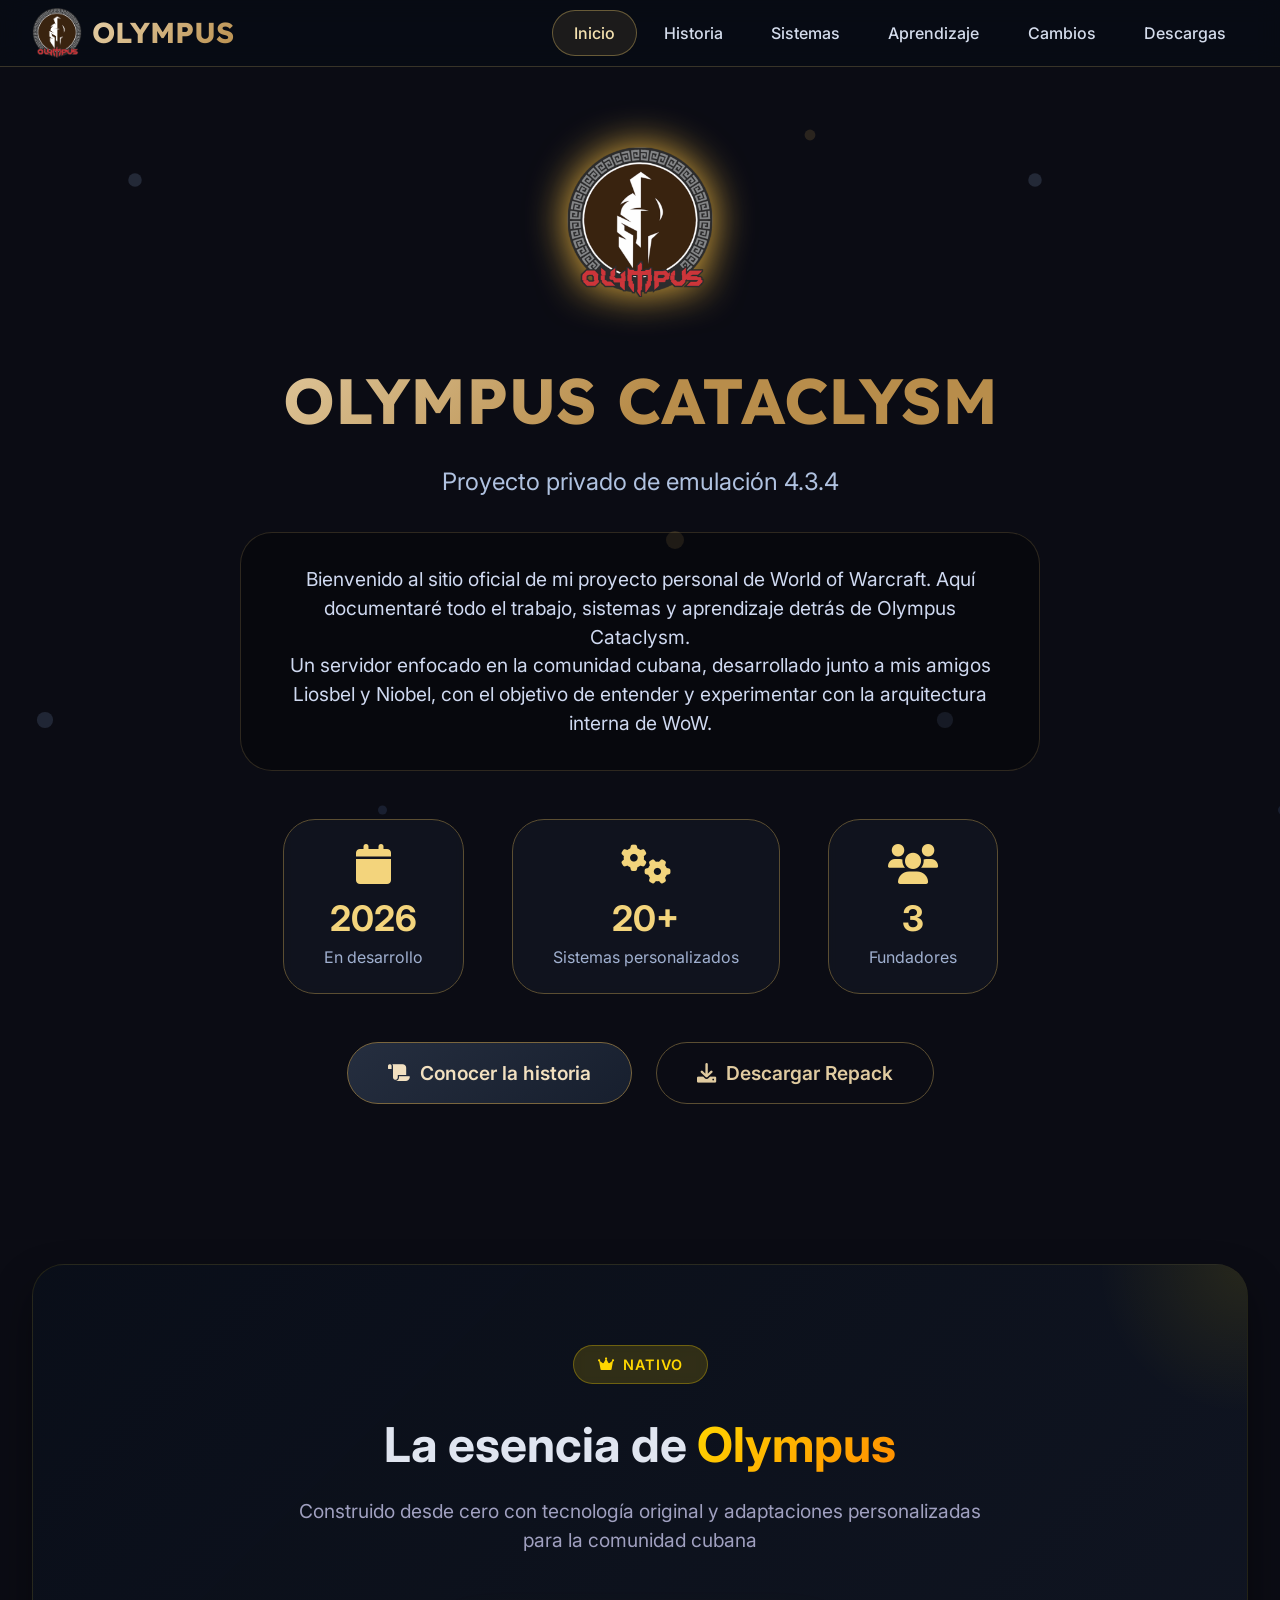
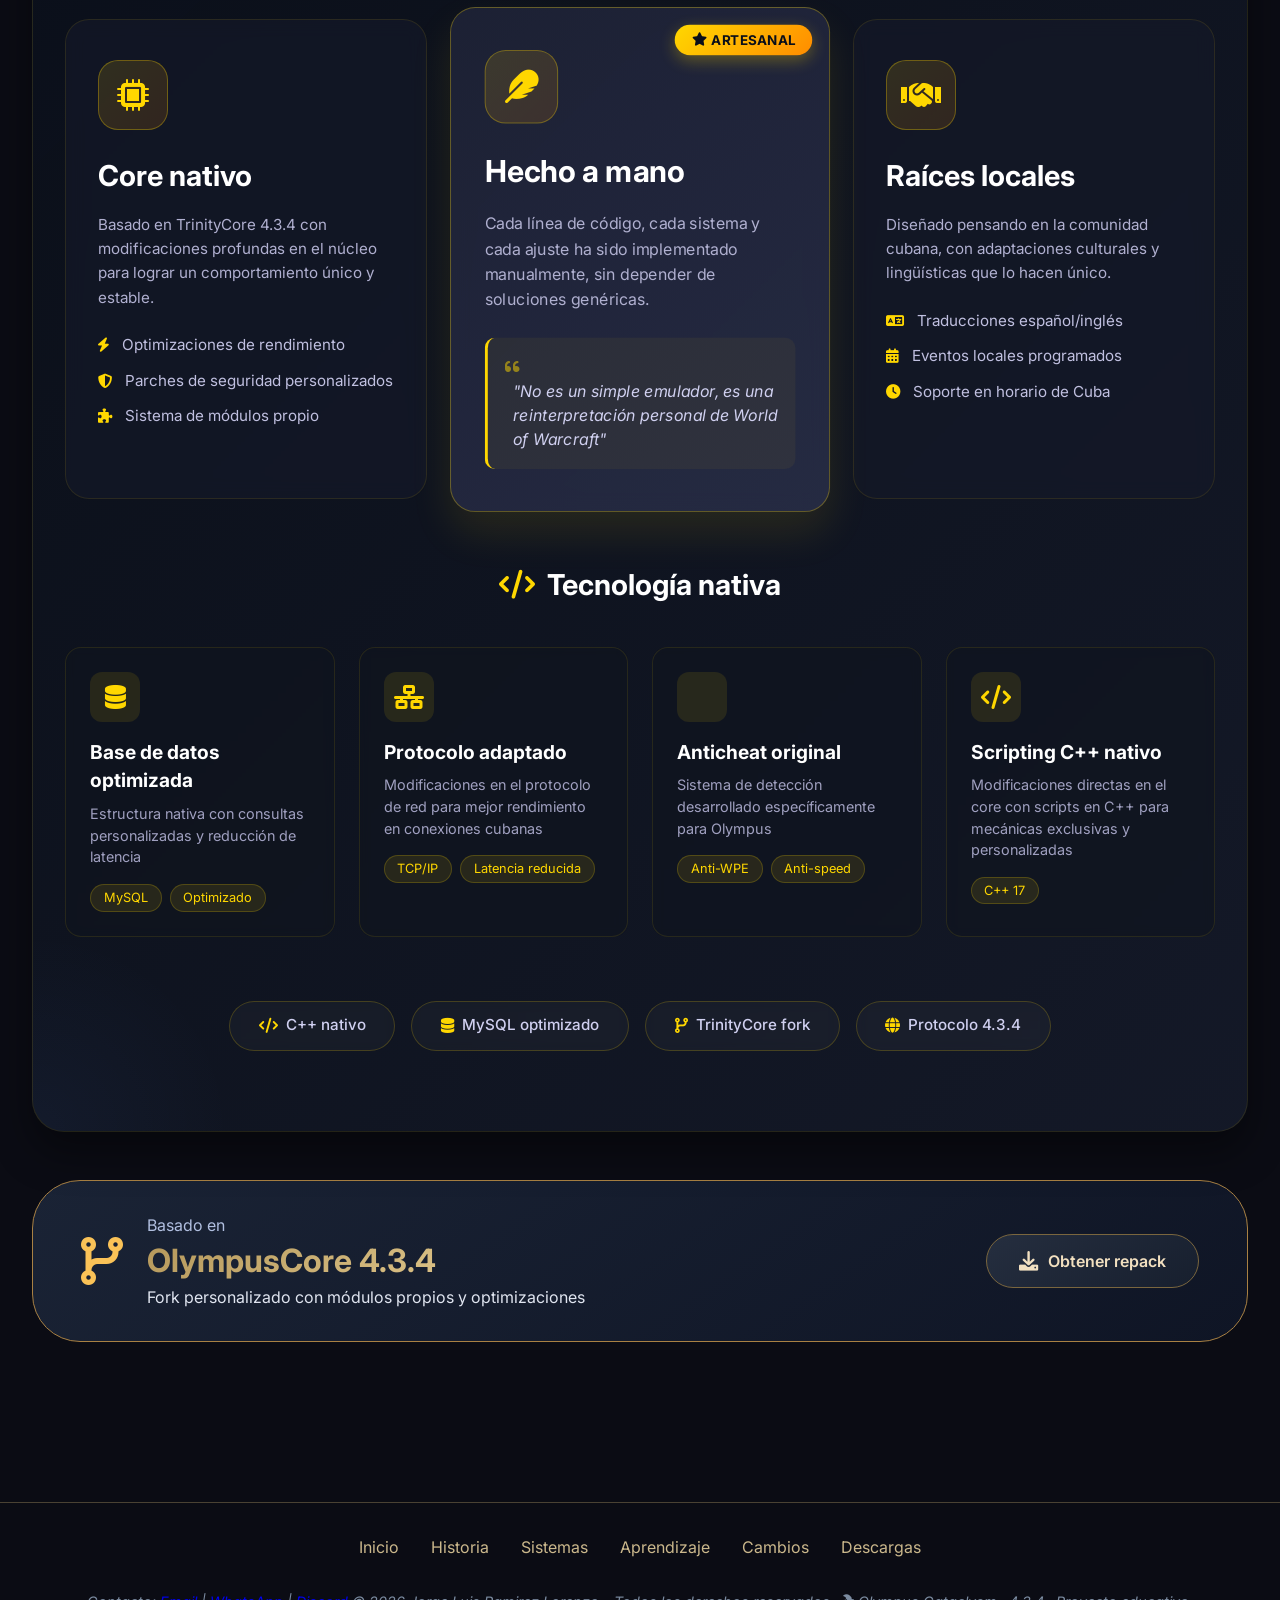
<file: index.html>
<!DOCTYPE html>
<html lang="es">
<head>
  <meta name="google-site-verification" content="X8EVbVy-XwHbsiXO65WfdE3t-slV1BdlMSxBZQRTO0c" />
<!-- Google tag (gtag.js) -->
<script async src="https://www.googletagmanager.com/gtag/js?id=G-82TWBMEYFB"></script>
<script>
  window.dataLayer = window.dataLayer || [];
  function gtag(){dataLayer.push(arguments);}
  gtag('js', new Date());

  gtag('config', 'G-82TWBMEYFB');
</script>
    <meta charset="UTF-8">
    <meta name="viewport" content="width=device-width, initial-scale=1.0">
    <title>Olympus Cataclysm · Bienvenido</title>
    <link rel="icon" type="image/x-icon" href="/assets/favicon.ico">
    <link rel="shortcut icon" type="image/x-icon" href="/assets/favicon.ico">
    <link rel="stylesheet" href="https://cdnjs.cloudflare.com/ajax/libs/font-awesome/6.0.0-beta3/css/all.min.css">
    <link href="https://fonts.googleapis.com/css2?family=Inter:wght@400;500;600;700&family=Lexend+Deca:wght@400;600;700&display=swap" rel="stylesheet">
    <link rel="stylesheet" href="css/style.css">
</head>
<body class="welcome-page">
    <!-- Fondo de partículas -->
    <div class="particle-overlay"></div>

    <!-- BARRA DE NAVEGACIÓN (igual en todas las páginas) -->
    <nav class="navbar">
        <div class="nav-container">
            <div class="nav-logo">
                <img src="/assets/logo.png" alt="Olympus" height="50">
                <span>OLYMPUS</span>
            </div>
            <ul class="nav-menu">
                <li class="nav-item"><a href="index.html" class="nav-link active">Inicio</a></li>
                <li class="nav-item"><a href="historia.html" class="nav-link">Historia</a></li>
                <li class="nav-item"><a href="sistemas.html" class="nav-link">Sistemas</a></li>
                <li class="nav-item"><a href="aprendizaje.html" class="nav-link">Aprendizaje</a></li>
                <li class="nav-item"><a href="cambios.html" class="nav-link">Cambios</a></li>
                <li class="nav-item"><a href="descargas.html" class="nav-link">Descargas</a></li>
            </ul>
            <div class="nav-toggle" id="mobile-menu">
                <i class="fas fa-bars"></i>
            </div>
        </div>
    </nav>

    <main class="wrapper">
        <!-- HERO PRINCIPAL (bienvenida) -->
        <section class="welcome-hero">
            <div class="welcome-icon">
                <img src="/assets/logo.png" alt="Olympus" height="150">
            </div>
            <h1 class="welcome-title">OLYMPUS CATACLYSM</h1>
            <p class="welcome-subtitle">Proyecto privado de emulación 4.3.4</p>
            
            <div class="welcome-description">
                <p>Bienvenido al sitio oficial de mi proyecto personal de World of Warcraft. Aquí documentaré todo el trabajo, sistemas y aprendizaje detrás de Olympus Cataclysm.</p>
                <p>Un servidor enfocado en la comunidad cubana, desarrollado junto a mis amigos Liosbel y Niobel, con el objetivo de entender y experimentar con la arquitectura interna de WoW.</p>
            </div>
            
            <div class="welcome-stats">
                <div class="stat-card">
                    <i class="fas fa-calendar"></i>
                    <span class="stat-number">2026</span>
                    <span class="stat-text">En desarrollo</span>
                </div>
                <div class="stat-card">
                    <i class="fas fa-cogs"></i>
                    <span class="stat-number">20+</span>
                    <span class="stat-text">Sistemas personalizados</span>
                </div>
                <div class="stat-card">
                    <i class="fas fa-users"></i>
                    <span class="stat-number">3</span>
                    <span class="stat-text">Fundadores</span>
                </div>
            </div>
            
            <div class="welcome-cta">
                <a href="historia.html" class="btn btn-primary btn-large">
                    <i class="fas fa-scroll"></i> Conocer la historia
                </a>
                <a href="descargas.html" class="btn btn-secondary btn-large">
                    <i class="fas fa-download"></i> Descargar Repack
                </a>
            </div>
        </section>

        <!-- SECCIÓN NATIVO: Tecnología y esencia del proyecto -->
<section class="native-section">
    <div class="native-header">
        <span class="native-badge">
            <i class="fas fa-crown"></i> NATIVO
        </span>
        <h2>La esencia de <span class="gradient-text">Olympus</span></h2>
        <p class="section-subtitle">Construido desde cero con tecnología original y adaptaciones personalizadas para la comunidad cubana</p>
    </div>

    <!-- Tarjetas principales de 3 columnas -->
    <div class="native-grid">
        <!-- Core nativo -->
        <div class="native-card">
            <div class="card-glow"></div>
            <div class="card-icon">
                <i class="fas fa-microchip"></i>
            </div>
            <h3>Core nativo</h3>
            <p class="card-description">Basado en TrinityCore 4.3.4 con modificaciones profundas en el núcleo para lograr un comportamiento único y estable.</p>
            <ul class="native-feature-list">
                <li><i class="fas fa-bolt"></i> Optimizaciones de rendimiento</li>
                <li><i class="fas fa-shield"></i> Parches de seguridad personalizados</li>
                <li><i class="fas fa-puzzle-piece"></i> Sistema de módulos propio</li>
            </ul>
        </div>

        <!-- Hecho a mano (destacado) -->
        <div class="native-card featured">
            <div class="card-badge">
                <i class="fas fa-star"></i> ARTESANAL
            </div>
            <div class="card-icon">
                <i class="fas fa-feather"></i>
            </div>
            <h3>Hecho a mano</h3>
            <p class="card-description">Cada línea de código, cada sistema y cada ajuste ha sido implementado manualmente, sin depender de soluciones genéricas.</p>
            <div class="handmade-quote">
                <i class="fas fa-quote-left"></i>
                <blockquote>"No es un simple emulador, es una reinterpretación personal de World of Warcraft"</blockquote>
            </div>
        </div>

        <!-- Raíces locales -->
        <div class="native-card">
            <div class="card-glow"></div>
            <div class="card-icon">
                <i class="fas fa-handshake"></i>
            </div>
            <h3>Raíces locales</h3>
            <p class="card-description">Diseñado pensando en la comunidad cubana, con adaptaciones culturales y lingüísticas que lo hacen único.</p>
            <ul class="native-feature-list">
                <li><i class="fas fa-language"></i> Traducciones español/inglés</li>
                <li><i class="fas fa-calendar-alt"></i> Eventos locales programados</li>
                <li><i class="fas fa-clock"></i> Soporte en horario de Cuba</li>
            </ul>
        </div>
    </div>

    <!-- Características técnicas (4 columnas) -->
    <div class="tech-showcase">
        <h3 class="tech-showcase-title">
            <i class="fas fa-code"></i>
            <span>Tecnología nativa</span>
        </h3>
        
        <div class="tech-grid">
            <div class="tech-item-card">
                <div class="tech-icon">
                    <i class="fas fa-database"></i>
                </div>
                <h4>Base de datos optimizada</h4>
                <p>Estructura nativa con consultas personalizadas y reducción de latencia</p>
                <div class="tech-tags">
                    <span>MySQL</span>
                    <span>Optimizado</span>
                </div>
            </div>

            <div class="tech-item-card">
                <div class="tech-icon">
                    <i class="fas fa-network-wired"></i>
                </div>
                <h4>Protocolo adaptado</h4>
                <p>Modificaciones en el protocolo de red para mejor rendimiento en conexiones cubanas</p>
                <div class="tech-tags">
                    <span>TCP/IP</span>
                    <span>Latencia reducida</span>
                </div>
            </div>

            <div class="tech-item-card">
                <div class="tech-icon">
                    <i class="fas fa-shield-halved"></i>
                </div>
                <h4>Anticheat original</h4>
                <p>Sistema de detección desarrollado específicamente para Olympus</p>
                <div class="tech-tags">
                    <span>Anti-WPE</span>
                    <span>Anti-speed</span>
                </div>
            </div>

            <div class="tech-item-card">
                <div class="tech-icon">
                    <i class="fas fa-code"></i>
                </div>
                <h4>Scripting C++ nativo</h4>
                <p>Modificaciones directas en el core con scripts en C++ para mecánicas exclusivas y personalizadas</p>
                <div class="tech-tags">
                    <span>C++ 17</span>
                </div>
            </div>
        </div>
    </div>

    <!-- Tech Stack visual (píldoras tecnológicas) -->
    <div class="tech-stack-wrapper">
        <div class="stack-container">
            <span class="stack-pill">
                <i class="fas fa-code"></i> C++ nativo
            </span>
            <span class="stack-pill">
                <i class="fas fa-database"></i> MySQL optimizado
            </span>
            <span class="stack-pill">
                <i class="fas fa-code-branch"></i> TrinityCore fork
            </span>
            <span class="stack-pill">
                <i class="fas fa-globe"></i> Protocolo 4.3.4
            </span>
        </div>
    </div>

    <!-- Decoración adicional -->
    <div class="native-decoration">
        <div class="circle circle-1"></div>
        <div class="circle circle-2"></div>
    </div>
</section>

        <!-- EMULADOR BASE (destacado) -->
        <div class="emulator-spotlight">
            <div class="spotlight-content">
                <i class="fas fa-code-branch"></i>
                <div>
                    <span class="spotlight-label">Basado en</span>
                    <h3>OlympusCore 4.3.4</h3>
                    <p>Fork personalizado con módulos propios y optimizaciones</p>
                </div>
            </div>
            <a href="descargas.html" class="btn btn-primary">
                <i class="fas fa-download"></i> Obtener repack
            </a>
        </div>
    </main>

    <!-- FOOTER (igual en todas las páginas) -->
    <footer class="site-footer">
        <div class="footer-links">
            <a href="index.html">Inicio</a>
            <a href="historia.html">Historia</a>
            <a href="sistemas.html">Sistemas</a>
            <a href="aprendizaje.html">Aprendizaje</a>
            <a href="cambios.html">Cambios</a>
            <a href="descargas.html">Descargas</a>
        </div>
        <p class="footer-copyright">
            <i>Contacto: 
                <a href="mailto:jorgeluisramirezlorenzo@gmail.com" class="text-light">Email</a> | 
                <a href="https://wa.me/+5358160709" target="_blank" class="text-light">WhatsApp</a> | 
                <a href="https://discord.com/users/692980061002793010" target="_blank" class="text-light">Discord</a>		
            <i class="mb-0">&copy; 2026  Jorge Luis Ramirez Lorenzo - Todos los derechos reservados.
            <i class="fas fa-hammer"></i> Olympus Cataclysm · 4.3.4 · Proyecto educativo.
        </p>
    </footer>

    <script src="js/main.js"></script>

</body>
</html>
</file>
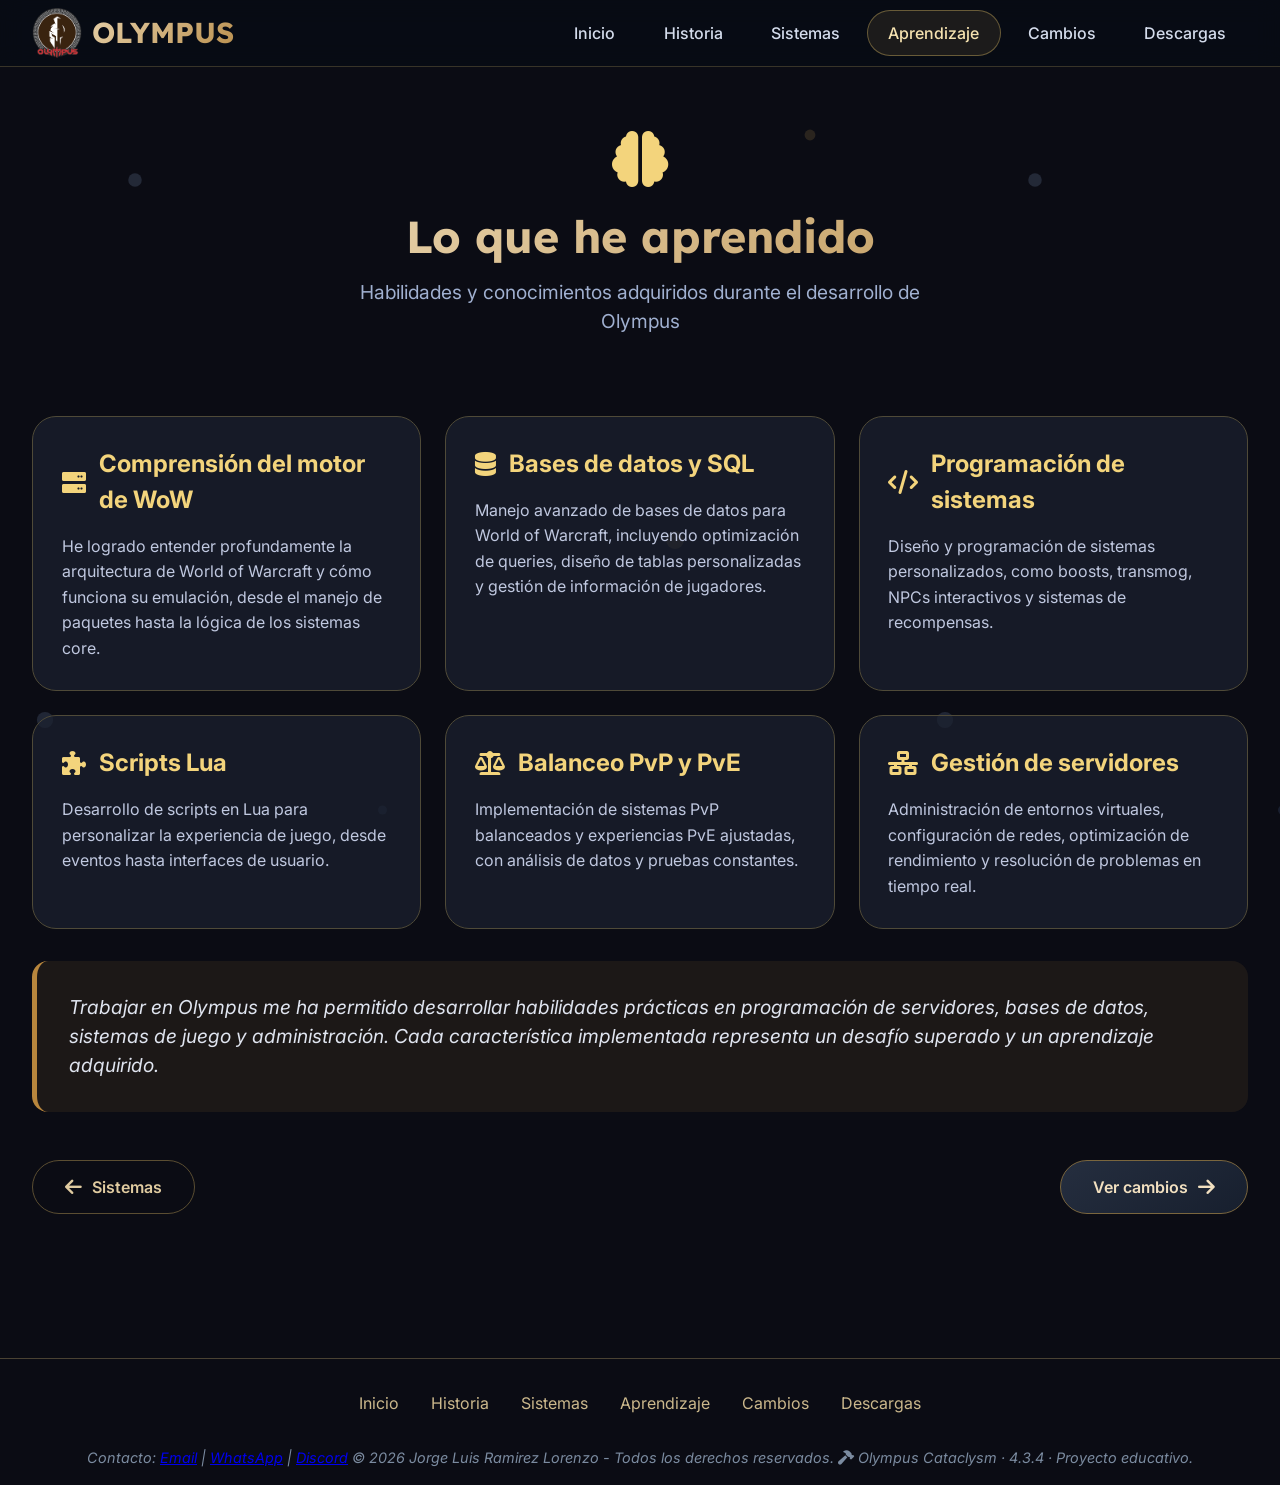
<file: aprendizaje.html>
<!DOCTYPE html>
<html lang="es">
<head>
  <meta name="google-site-verification" content="X8EVbVy-XwHbsiXO65WfdE3t-slV1BdlMSxBZQRTO0c" />
<!-- Google tag (gtag.js) -->
<script async src="https://www.googletagmanager.com/gtag/js?id=G-82TWBMEYFB"></script>
<script>
  window.dataLayer = window.dataLayer || [];
  function gtag(){dataLayer.push(arguments);}
  gtag('js', new Date());

  gtag('config', 'G-82TWBMEYFB');
</script>
    <meta charset="UTF-8">
    <meta name="viewport" content="width=device-width, initial-scale=1.0">
    <title>Olympus · Aprendizaje y desarrollo</title>
    <link rel="icon" type="image/x-icon" href="/assets/favicon.ico">
    <link rel="shortcut icon" type="image/x-icon" href="/assets/favicon.ico">
    <link rel="stylesheet" href="https://cdnjs.cloudflare.com/ajax/libs/font-awesome/6.0.0-beta3/css/all.min.css">
    <link href="https://fonts.googleapis.com/css2?family=Inter:wght@400;500;600;700&family=Lexend+Deca:wght@400;600;700&display=swap" rel="stylesheet">
    <link rel="stylesheet" href="css/style.css">
</head>
<body>
    <div class="particle-overlay"></div>

    <nav class="navbar">
        <div class="nav-container">
            <div class="nav-logo">
                <img src="/assets/logo.png" alt="Olympus" height="50">
                <span>OLYMPUS</span>
            </div>
            <ul class="nav-menu">
                <li class="nav-item"><a href="index.html" class="nav-link">Inicio</a></li>
                <li class="nav-item"><a href="historia.html" class="nav-link">Historia</a></li>
                <li class="nav-item"><a href="sistemas.html" class="nav-link">Sistemas</a></li>
                <li class="nav-item"><a href="aprendizaje.html" class="nav-link active">Aprendizaje</a></li>
                <li class="nav-item"><a href="cambios.html" class="nav-link">Cambios</a></li>
                <li class="nav-item"><a href="descargas.html" class="nav-link">Descargas</a></li>
            </ul>
            <div class="nav-toggle" id="mobile-menu">
                <i class="fas fa-bars"></i>
            </div>
        </div>
    </nav>

    <main class="wrapper">
        <div class="page-header">
            <i class="fas fa-brain"></i>
            <h1>Lo que he aprendido</h1>
            <p class="page-description">Habilidades y conocimientos adquiridos durante el desarrollo de Olympus</p>
        </div>

        <div class="learning-container">
            <div class="learning-section">
                <h2><i class="fas fa-server"></i> Comprensión del motor de WoW</h2>
                <p>He logrado entender profundamente la arquitectura de World of Warcraft y cómo funciona su emulación, desde el manejo de paquetes hasta la lógica de los sistemas core.</p>
            </div>

            <div class="learning-section">
                <h2><i class="fas fa-database"></i> Bases de datos y SQL</h2>
                <p>Manejo avanzado de bases de datos para World of Warcraft, incluyendo optimización de queries, diseño de tablas personalizadas y gestión de información de jugadores.</p>
            </div>

            <div class="learning-section">
                <h2><i class="fas fa-code"></i> Programación de sistemas</h2>
                <p>Diseño y programación de sistemas personalizados, como boosts, transmog, NPCs interactivos y sistemas de recompensas.</p>
            </div>

            <div class="learning-section">
                <h2><i class="fas fa-puzzle-piece"></i> Scripts Lua</h2>
                <p>Desarrollo de scripts en Lua para personalizar la experiencia de juego, desde eventos hasta interfaces de usuario.</p>
            </div>

            <div class="learning-section">
                <h2><i class="fas fa-scale-balanced"></i> Balanceo PvP y PvE</h2>
                <p>Implementación de sistemas PvP balanceados y experiencias PvE ajustadas, con análisis de datos y pruebas constantes.</p>
            </div>

            <div class="learning-section">
                <h2><i class="fas fa-network-wired"></i> Gestión de servidores</h2>
                <p>Administración de entornos virtuales, configuración de redes, optimización de rendimiento y resolución de problemas en tiempo real.</p>
            </div>
        </div>

        <div class="quote-block">
            <p>Trabajar en Olympus me ha permitido desarrollar habilidades prácticas en programación de servidores, bases de datos, sistemas de juego y administración. Cada característica implementada representa un desafío superado y un aprendizaje adquirido.</p>
        </div>

        <div class="navigation-buttons">
            <a href="sistemas.html" class="btn btn-secondary"><i class="fas fa-arrow-left"></i> Sistemas</a>
            <a href="cambios.html" class="btn btn-primary">Ver cambios <i class="fas fa-arrow-right"></i></a>
        </div>
    </main>

    <footer class="site-footer">
        <div class="footer-links">
            <a href="index.html">Inicio</a>
            <a href="historia.html">Historia</a>
            <a href="sistemas.html">Sistemas</a>
            <a href="aprendizaje.html">Aprendizaje</a>
            <a href="cambios.html">Cambios</a>
            <a href="descargas.html">Descargas</a>
        </div>
        <p class="footer-copyright">
            <i>Contacto: 
                <a href="mailto:jorgeluisramirezlorenzo@gmail.com" class="text-light">Email</a> | 
                <a href="https://wa.me/+5358160709" target="_blank" class="text-light">WhatsApp</a> | 
                <a href="https://discord.com/users/692980061002793010" target="_blank" class="text-light">Discord</a>		
            <i class="mb-0">&copy; 2026  Jorge Luis Ramirez Lorenzo - Todos los derechos reservados.
            <i class="fas fa-hammer"></i> Olympus Cataclysm · 4.3.4 · Proyecto educativo.
        </p>
    </footer>

    <script src="js/main.js"></script>
</body>
</html>
</file>
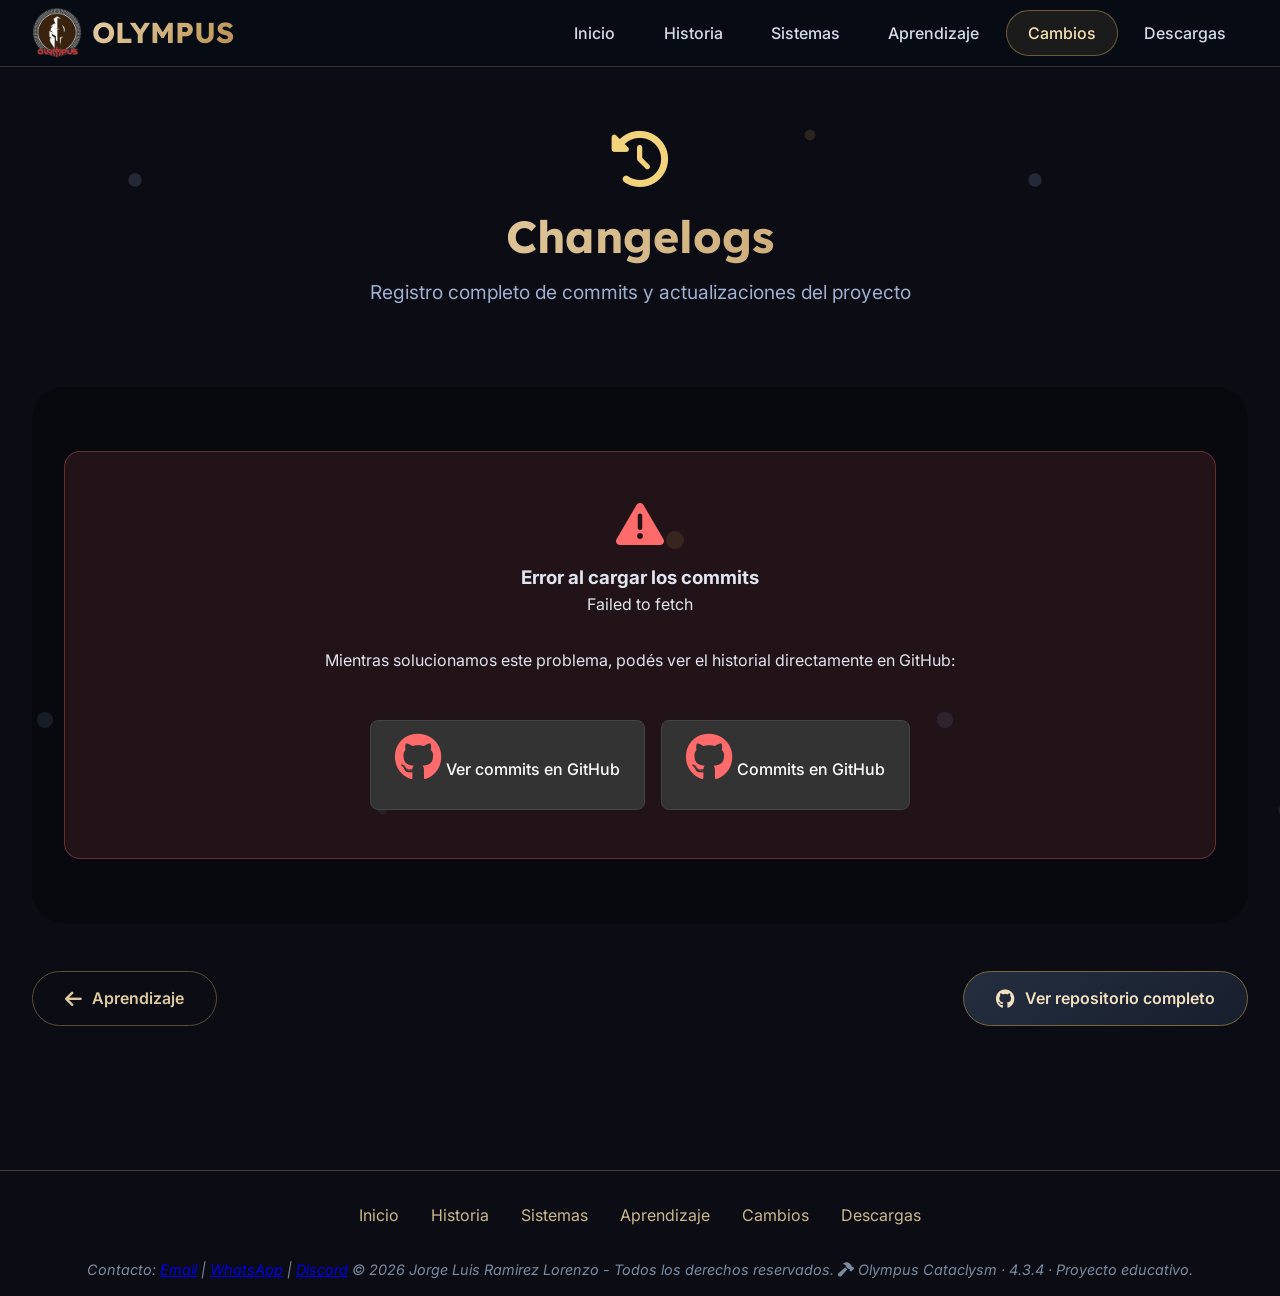
<file: cambios.html>
<!DOCTYPE html>
<html lang="es">
<head>
  <meta name="google-site-verification" content="X8EVbVy-XwHbsiXO65WfdE3t-slV1BdlMSxBZQRTO0c" />
<!-- Google tag (gtag.js) -->
<script async src="https://www.googletagmanager.com/gtag/js?id=G-82TWBMEYFB"></script>
<script>
  window.dataLayer = window.dataLayer || [];
  function gtag(){dataLayer.push(arguments);}
  gtag('js', new Date());

  gtag('config', 'G-82TWBMEYFB');
</script>
    <meta charset="UTF-8">
    <meta name="viewport" content="width=device-width, initial-scale=1.0">
    <title>Olympus · Changelogs y actualizaciones</title>
    <link rel="icon" type="image/x-icon" href="/assets/favicon.ico">
    <link rel="shortcut icon" type="image/x-icon" href="/assets/favicon.ico">
    <link rel="stylesheet" href="https://cdnjs.cloudflare.com/ajax/libs/font-awesome/6.0.0-beta3/css/all.min.css">
    <link href="https://fonts.googleapis.com/css2?family=Inter:wght@400;500;600;700&family=Lexend+Deca:wght@400;600;700&display=swap" rel="stylesheet">
    <link rel="stylesheet" href="css/style.css">
</head>
<body>
    <div class="particle-overlay"></div>

    <nav class="navbar">
        <div class="nav-container">
            <div class="nav-logo">
                <img src="/assets/logo.png" alt="Olympus" height="50">
                <span>OLYMPUS</span>
            </div>
            <ul class="nav-menu">
                <li class="nav-item"><a href="index.html" class="nav-link">Inicio</a></li>
                <li class="nav-item"><a href="historia.html" class="nav-link">Historia</a></li>
                <li class="nav-item"><a href="sistemas.html" class="nav-link">Sistemas</a></li>
                <li class="nav-item"><a href="aprendizaje.html" class="nav-link">Aprendizaje</a></li>
                <li class="nav-item"><a href="cambios.html" class="nav-link active">Cambios</a></li>
                <li class="nav-item"><a href="descargas.html" class="nav-link">Descargas</a></li>
            </ul>
            <div class="nav-toggle" id="mobile-menu">
                <i class="fas fa-bars"></i>
            </div>
        </div>
    </nav>

    <main class="wrapper">
        <div class="page-header">
            <i class="fas fa-history"></i>
            <h1>Changelogs</h1>
            <p class="page-description">Registro completo de commits y actualizaciones del proyecto</p>
        </div>

        <!-- Contenedor de estadísticas -->
        <div id="stats-container" class="stats-bar" style="display: none;">
            <!-- Se llenará con JavaScript -->
        </div>

        <!-- Contenedor principal de changelogs -->
        <div class="changelog-full" id="changelog-container">
            <div class="loading-message" id="loading-message">
                <i class="fas fa-spinner fa-spin"></i> Cargando historial de commits desde el repositorio...
            </div>
        </div>

        <div class="navigation-buttons">
            <a href="aprendizaje.html" class="btn btn-secondary"><i class="fas fa-arrow-left"></i> Aprendizaje</a>
            <a href="https://olympuswow.github.io/Changelogs-cata" target="_blank" class="btn btn-primary">
                <i class="fab fa-github"></i> Ver repositorio completo
            </a>
        </div>
    </main>

    <footer class="site-footer">
        <div class="footer-links">
            <a href="index.html">Inicio</a>
            <a href="historia.html">Historia</a>
            <a href="sistemas.html">Sistemas</a>
            <a href="aprendizaje.html">Aprendizaje</a>
            <a href="cambios.html">Cambios</a>
            <a href="descargas.html">Descargas</a>
        </div>
        <p class="footer-copyright">
            <i>Contacto: 
                <a href="mailto:jorgeluisramirezlorenzo@gmail.com" class="text-light">Email</a> | 
                <a href="https://wa.me/+5358160709" target="_blank" class="text-light">WhatsApp</a> | 
                <a href="https://discord.com/users/692980061002793010" target="_blank" class="text-light">Discord</a>		
            <i class="mb-0">&copy; 2026  Jorge Luis Ramirez Lorenzo - Todos los derechos reservados.
            <i class="fas fa-hammer"></i> Olympus Cataclysm · 4.3.4 · Proyecto educativo.
        </p>
    </footer>

    <script src="js/main.js"></script>
    <script>
        document.addEventListener('DOMContentLoaded', function() {
            const JSON_URL = 'https://jorge990125.github.io/changelogs/commits.json';
            const container = document.getElementById('changelog-container');
            const statsContainer = document.getElementById('stats-container');
            const loadingMsg = document.getElementById('loading-message');

            // Función para formatear fecha
            function formatDate(dateString) {
                try {
                    const date = new Date(dateString);
                    return date.toLocaleString('es-ES', {
                        year: 'numeric',
                        month: '2-digit',
                        day: '2-digit',
                        hour: '2-digit',
                        minute: '2-digit',
                        timeZoneName: 'short'
                    });
                } catch (e) {
                    return 'Fecha inválida';
                }
            }

            // Función para obtener ícono según tipo de archivo
            function getFileIcon(filename) {
                if (!filename) return 'fa-file-code';
                if (filename.endsWith('.sql')) return 'fa-database';
                if (filename.endsWith('.cpp') || filename.endsWith('.h')) return 'fa-code';
                if (filename.endsWith('.cmake') || filename.includes('CMake')) return 'fa-cubes';
                if (filename.endsWith('.md') || filename.endsWith('.txt')) return 'fa-file-lines';
                if (filename.endsWith('.json')) return 'fa-brackets-curly';
                if (filename.endsWith('.sh')) return 'fa-terminal';
                if (filename.includes('COPYING') || filename.includes('README')) return 'fa-book';
                return 'fa-file-code';
            }

            // Función para sanitizar texto (evitar problemas con caracteres especiales)
            function sanitizeText(text) {
                if (!text) return '';
                return String(text)
                    .replace(/[<>]/g, '') // Eliminar etiquetas HTML
                    .replace(/&/g, '&amp;')
                    .replace(/"/g, '&quot;')
                    .replace(/'/g, '&#39;');
            }

            // Función para agrupar commits por mes
            function groupByMonth(commits) {
                const groups = {};
                
                commits.forEach(commit => {
                    try {
                        const date = new Date(commit.date);
                        if (isNaN(date.getTime())) return; // Saltar fechas inválidas
                        
                        const monthKey = `${date.getFullYear()}-${String(date.getMonth() + 1).padStart(2, '0')}`;
                        const monthName = date.toLocaleString('es-ES', { year: 'numeric', month: 'long' });
                        
                        if (!groups[monthKey]) {
                            groups[monthKey] = {
                                name: monthName,
                                commits: []
                            };
                        }
                        groups[monthKey].commits.push(commit);
                    } catch (e) {
                        console.warn('Error procesando commit:', e);
                    }
                });

                // Ordenar por mes (más reciente primero)
                return Object.keys(groups)
                    .sort((a, b) => b.localeCompare(a))
                    .map(key => ({
                        monthName: groups[key].name,
                        commits: groups[key].commits.sort((a, b) => new Date(b.date) - new Date(a.date))
                    }));
            }

            // Función para renderizar commits
            function renderCommits(commits) {
                if (!commits || commits.length === 0) {
                    container.innerHTML = `
                        <div class="error-message">
                            <i class="fas fa-info-circle"></i>
                            <h3>No hay commits disponibles</h3>
                            <p style="margin-top: 1rem;">Podés ver el historial directamente:</p>
                            <a href="https://olympuswow.github.io/Changelogs-cata" target="_blank" class="btn-github">
                                <i class="fab fa-github"></i> Ver commits en GitHub
                            </a>
                        </div>
                    `;
                    return;
                }

                // Calcular estadísticas
                const totalCommits = commits.length;
                const totalFiles = commits.reduce((acc, commit) => acc + (commit.files?.length || 0), 0);
                const authors = [...new Set(commits.map(c => c.author).filter(Boolean))];

                // Mostrar estadísticas
                statsContainer.style.display = 'flex';
                statsContainer.innerHTML = `
                    <div class="stat-item">
                        <span class="stat-value">${totalCommits}</span>
                        <span class="stat-label">Commits totales</span>
                    </div>
                    <div class="stat-item">
                        <span class="stat-value">${totalFiles}</span>
                        <span class="stat-label">Archivos modificados</span>
                    </div>
                    <div class="stat-item">
                        <span class="stat-value">${authors.length}</span>
                        <span class="stat-label">Contribuyentes</span>
                    </div>
                `;

                const monthsData = groupByMonth(commits);
                let html = '';

                monthsData.forEach(month => {
                    html += `<div class="changelog-month">`;
                    html += `<h2><i class="fas fa-calendar-alt"></i> ${sanitizeText(month.monthName)}</h2>`;

                    month.commits.forEach(commit => {
                        const shortHash = commit.commit ? commit.commit.substring(0, 7) : '???????';
                        const hasFiles = commit.files && commit.files.length > 0;
                        
                        html += `
                            <div class="commit-item">
                                <div class="commit-header">
                                    <span class="commit-icon"><i class="fas fa-code-commit"></i></span>
                                    <span class="commit-hash" title="Hash completo: ${sanitizeText(commit.commit || '')}">${sanitizeText(shortHash)}</span>
                                    <span class="commit-date"><i class="far fa-clock"></i> ${formatDate(commit.date)}</span>
                                    <span class="commit-author"><i class="fas fa-user-circle"></i> ${sanitizeText(commit.author || 'Desconocido')}</span>
                                </div>
                                <div class="commit-title">
                                    <i class="fas fa-${(commit.message || '').toLowerCase().includes('merge') ? 'code-branch' : 'circle-check'}"></i>
                                    ${sanitizeText(commit.message || 'Sin mensaje')}
                                </div>
                        `;

                        if (hasFiles) {
                            html += `
                                <div class="commit-files">
                                    <div class="commit-files-summary" onclick="this.parentElement.classList.toggle('expanded')">
                                        <i class="fas fa-chevron-right"></i>
                                        <span><i class="fas fa-files"></i> ${commit.files.length} archivo(s) modificado(s)</span>
                                    </div>
                                    <ul class="commit-files-list">
                            `;

                            // Mostrar solo los primeros 30 archivos para no sobrecargar
                            const filesToShow = commit.files.slice(0, 30);
                            filesToShow.forEach(file => {
                                const icon = getFileIcon(file);
                                html += `<li><i class="fas ${icon}"></i> ${sanitizeText(file)}</li>`;
                            });

                            if (commit.files.length > 30) {
                                html += `<li style="color: #e6b85e; font-style: italic;">... y ${commit.files.length - 30} archivo(s) más</li>`;
                            }

                            html += `
                                    </ul>
                                </div>
                            `;
                        }

                        html += `</div>`;
                    });

                    html += `</div>`;
                });

                container.innerHTML = html;
                loadingMsg.style.display = 'none';
            }

            // Función para intentar parsear JSON con manejo de errores
            function parseJSON(text) {
                try {
                    return JSON.parse(text);
                } catch (e) {
                    console.error('Error parseando JSON:', e);
                    // Intentar limpiar el JSON si es posible
                    try {
                        // Eliminar caracteres de control y escapar correctamente
                        const cleaned = text
                            .replace(/[\u0000-\u001F\u007F-\u009F]/g, '') // Eliminar caracteres de control
                            .replace(/\\(?!["\\/bfnrt])/g, '\\\\'); // Escapar backslashes incorrectos
                        return JSON.parse(cleaned);
                    } catch (e2) {
                        throw new Error('El archivo JSON contiene caracteres inválidos y no puede ser procesado');
                    }
                }
            }

            // Cargar datos desde el JSON
            fetch(JSON_URL)
                .then(response => {
                    if (!response.ok) {
                        throw new Error(`Error HTTP: ${response.status} - ${response.statusText}`);
                    }
                    return response.text(); // Obtener como texto primero
                })
                .then(text => {
                    try {
                        const data = parseJSON(text);
                        renderCommits(data);
                    } catch (e) {
                        throw new Error('Error al procesar los datos del repositorio: ' + e.message);
                    }
                })
                .catch(error => {
                    console.error('Error cargando commits:', error);
                    container.innerHTML = `
                        <div class="error-message">
                            <i class="fas fa-exclamation-triangle"></i>
                            <h3>Error al cargar los commits</h3>
                            <p>${error.message}</p>
                            <p style="margin-top: 2rem;">Mientras solucionamos este problema, podés ver el historial directamente en GitHub:</p>
                            <div style="display: flex; gap: 1rem; justify-content: center; margin-top: 1.5rem;">
                                <a href="https://olympuswow.github.io/Changelogs-cata" target="_blank" class="btn-github">
                                    <i class="fab fa-github"></i> Ver commits en GitHub
                                </a>
                                <a href="https://github.com/OlympusWoW/Changelogs-cata/commits" target="_blank" class="btn-github">
                                    <i class="fab fa-github"></i> Commits en GitHub
                                </a>
                            </div>
                        </div>
                    `;
                    loadingMsg.style.display = 'none';
                });
        });
    </script>

    <style>
        /* Estilos adicionales para mensajes de error */
        .error-message {
            text-align: center;
            padding: 3rem;
            background: rgba(255, 107, 107, 0.1);
            border-radius: 1rem;
            border: 1px solid rgba(255, 107, 107, 0.3);
        }
        
        .error-message i {
            font-size: 3rem;
            color: #ff6b6b;
            margin-bottom: 1rem;
        }
        
        .btn-github {
            display: inline-block;
            padding: 0.75rem 1.5rem;
            background: #333;
            color: white;
            text-decoration: none;
            border-radius: 0.5rem;
            transition: all 0.3s;
            border: 1px solid #444;
        }
        
        .btn-github:hover {
            background: #444;
            transform: translateY(-2px);
        }
        
        .loading-message i {
            animation: spin 1s linear infinite;
        }
        
        @keyframes spin {
            0% { transform: rotate(0deg); }
            100% { transform: rotate(360deg); }
        }
    </style>
</body>
</html>
</file>
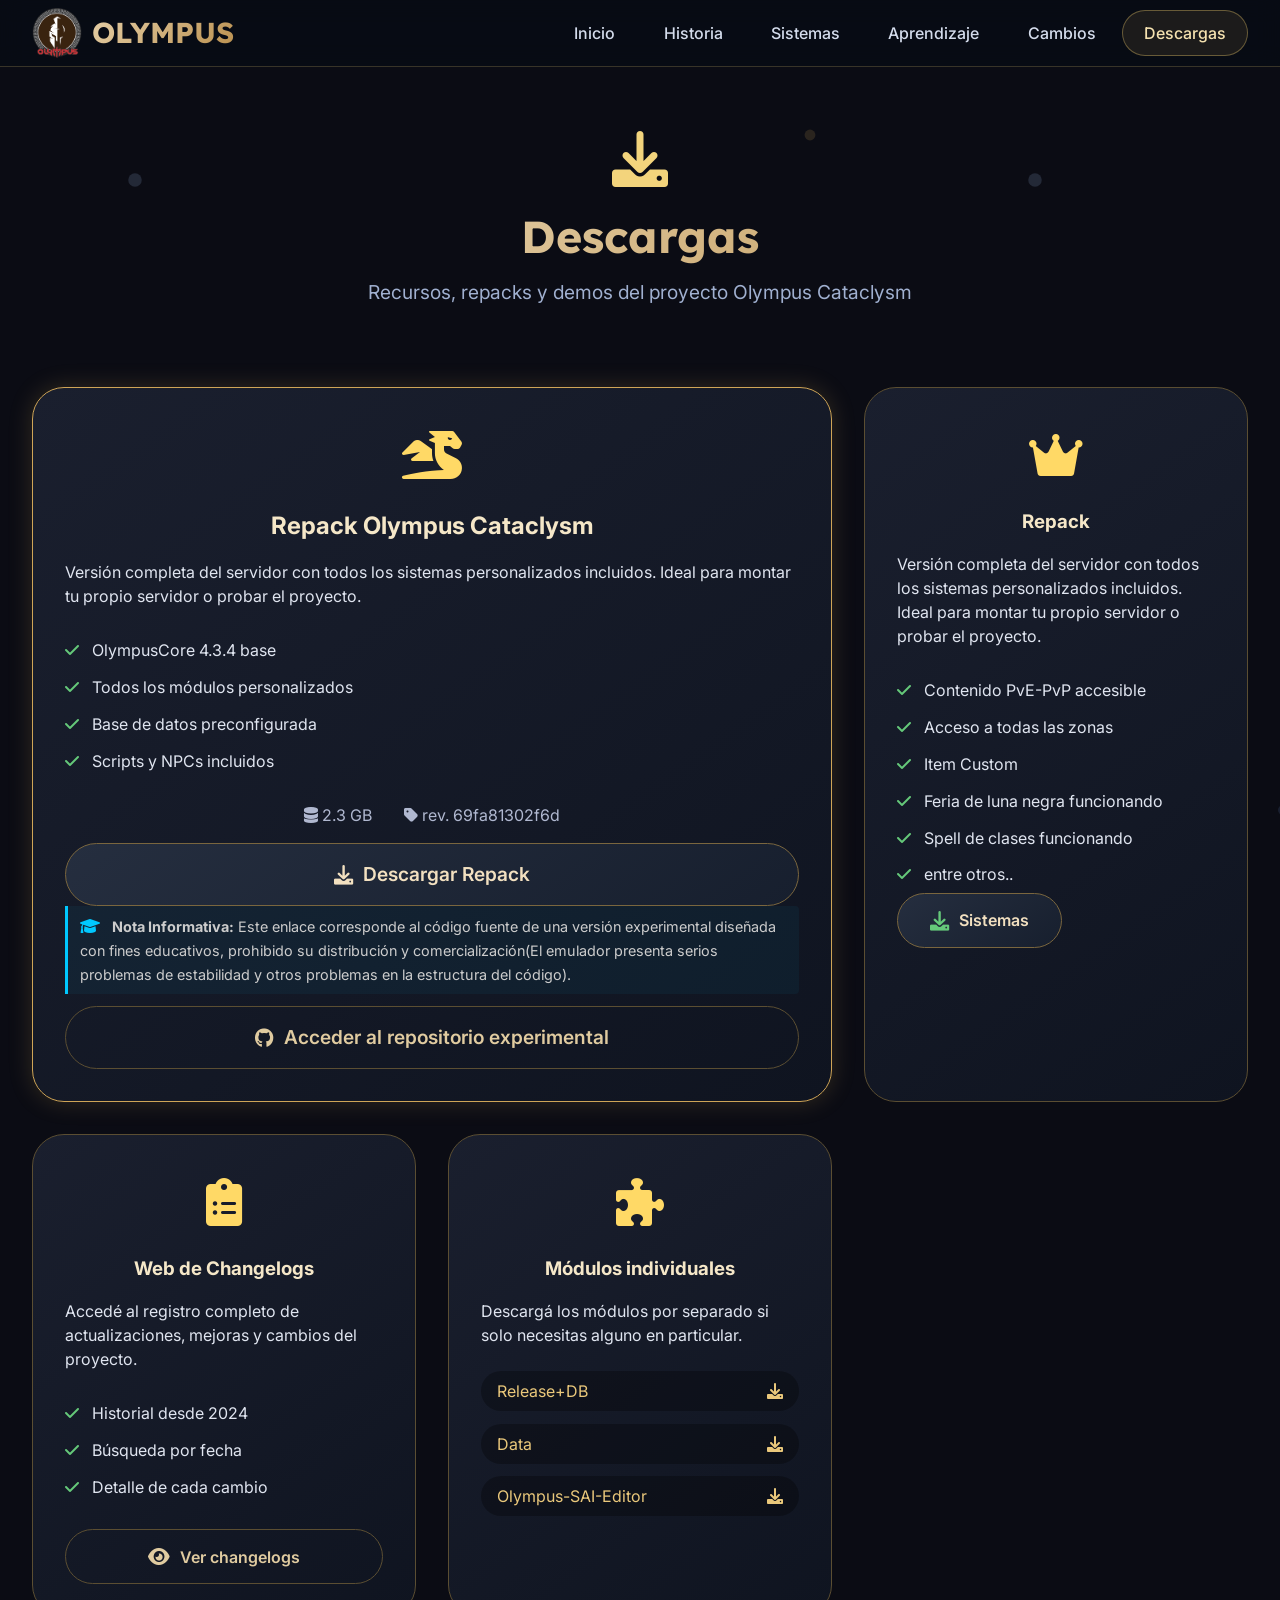
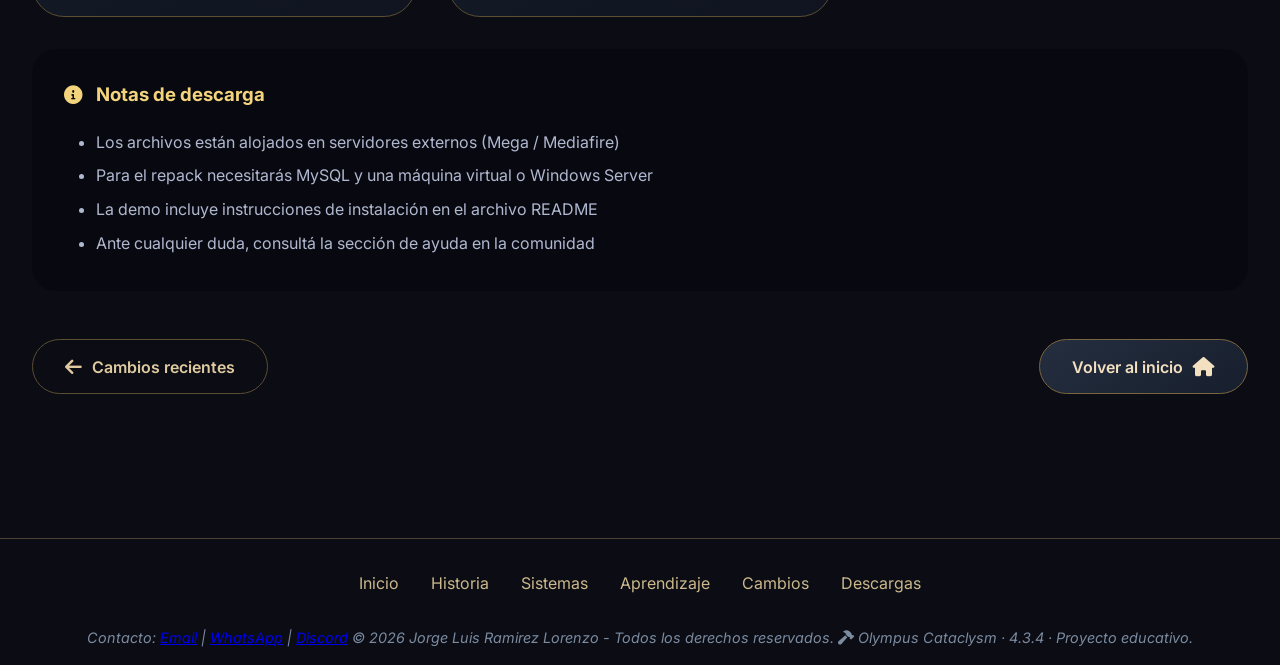
<file: descargas.html>
<!DOCTYPE html>
<html lang="es">
<head>
	<meta name="google-site-verification" content="X8EVbVy-XwHbsiXO65WfdE3t-slV1BdlMSxBZQRTO0c" />
<!-- Google tag (gtag.js) -->
<script async src="https://www.googletagmanager.com/gtag/js?id=G-82TWBMEYFB"></script>
<script>
  window.dataLayer = window.dataLayer || [];
  function gtag(){dataLayer.push(arguments);}
  gtag('js', new Date());

  gtag('config', 'G-82TWBMEYFB');
</script>
    <meta charset="UTF-8">
    <meta name="viewport" content="width=device-width, initial-scale=1.0">
    <title>Olympus · Descargas y recursos</title>
    <link rel="icon" type="image/x-icon" href="/assets/favicon.ico">
    <link rel="shortcut icon" type="image/x-icon" href="/assets/favicon.ico">
    <link rel="stylesheet" href="https://cdnjs.cloudflare.com/ajax/libs/font-awesome/6.0.0-beta3/css/all.min.css">
    <link href="https://fonts.googleapis.com/css2?family=Inter:wght@400;500;600;700&family=Lexend+Deca:wght@400;600;700&display=swap" rel="stylesheet">
    <link rel="stylesheet" href="css/style.css">
</head>
<body>
    <div class="particle-overlay"></div>

    <nav class="navbar">
        <div class="nav-container">
            <div class="nav-logo">
                <img src="/assets/logo.png" alt="Olympus" height="50">
                <span>OLYMPUS</span>
            </div>
            <ul class="nav-menu">
                <li class="nav-item"><a href="index.html" class="nav-link">Inicio</a></li>
                <li class="nav-item"><a href="historia.html" class="nav-link">Historia</a></li>
                <li class="nav-item"><a href="sistemas.html" class="nav-link">Sistemas</a></li>
                <li class="nav-item"><a href="aprendizaje.html" class="nav-link">Aprendizaje</a></li>
                <li class="nav-item"><a href="cambios.html" class="nav-link">Cambios</a></li>
                <li class="nav-item"><a href="descargas.html" class="nav-link active">Descargas</a></li>
            </ul>
            <div class="nav-toggle" id="mobile-menu">
                <i class="fas fa-bars"></i>
            </div>
        </div>
    </nav>

    <main class="wrapper">
        <div class="page-header">
            <i class="fas fa-download"></i>
            <h1>Descargas</h1>
            <p class="page-description">Recursos, repacks y demos del proyecto Olympus Cataclysm</p>
        </div>

        <div class="downloads-grid">
            <!-- Repack principal -->
            <div class="download-item featured">
                <div class="download-icon">
                    <i class="fas fa-dragon"></i>
                </div>
                <h2>Repack Olympus Cataclysm</h2>
                <p>Versión completa del servidor con todos los sistemas personalizados incluidos. Ideal para montar tu propio servidor o probar el proyecto.</p>
                <ul class="download-features">
                    <li><i class="fas fa-check"></i> OlympusCore 4.3.4 base</li>
                    <li><i class="fas fa-check"></i> Todos los módulos personalizados</li>
                    <li><i class="fas fa-check"></i> Base de datos preconfigurada</li>
                    <li><i class="fas fa-check"></i> Scripts y NPCs incluidos</li>
                </ul>
                <div class="download-meta">
                    <span class="download-size"><i class="fas fa-database"></i> 2.3 GB</span>
                    <span class="download-version"><i class="fas fa-tag"></i> rev. 69fa81302f6d</span>
                </div>
                <a href="https://github.com/Olympuswow/Repack-cata" class="btn btn-primary btn-large btn-block">
                    <i class="fas fa-download"></i> Descargar Repack
                </a>
				
               <div style="margin-bottom: 12px; padding: 8px 12px; background: rgba(0,200,255,0.05); border-left: 3px solid #00c8ff; border-radius: 0 4px 4px 0;">
                    <i class="fas fa-graduation-cap" style="color: #00c8ff; margin-right: 8px;"></i>
                    <span style="color: #ccc; font-size: 0.9em;">
                        <strong>Nota Informativa:</strong> Este enlace corresponde al código fuente de una versión experimental diseñada con fines educativos, prohibido su distribución y comercialización(El emulador presenta serios problemas de estabilidad y otros problemas en la estructura del código).
                    </span>
                </div>
				
                <a href="https://github.com/Olympuswow/Olympus_v.experimental" target="_blank" class="btn btn-secondary btn-large btn-block">
                    <i class="fab fa-github"></i> Acceder al repositorio experimental
                </a>
            </div>

            <!-- Demo -->
            <div class="download-item">
                <div class="download-icon">
                    <i class="fas fa-crown"></i>
                </div>
                <h3>Repack</h3>
                <p>Versión completa del servidor con todos los sistemas personalizados incluidos. Ideal para montar tu propio servidor o probar el proyecto.</p>
                <ul class="download-features">
                    <li><i class="fas fa-check"></i> Contenido PvE-PvP accesible</li>
                    <li><i class="fas fa-check"></i> Acceso a todas las zonas</li>
                    <li><i class="fas fa-check"></i> Item Custom</li>
					<li><i class="fas fa-check"></i> Feria de luna negra funcionando</li>
					<li><i class="fas fa-check"></i> Spell de clases funcionando</li>
					<li><i class="fas fa-check"></i> entre otros..</li>
					<a href="sistemas.html" class="btn btn-primary"><i class="fas fa-download"></i> Sistemas </a>
                </ul>
            </div>

            <!-- Changelogs web -->
            <div class="download-item">
                <div class="download-icon">
                    <i class="fas fa-clipboard-list"></i>
                </div>
                <h3>Web de Changelogs</h3>
                <p>Accedé al registro completo de actualizaciones, mejoras y cambios del proyecto.</p>
                <ul class="download-features">
                    <li><i class="fas fa-check"></i> Historial desde 2024</li>
                    <li><i class="fas fa-check"></i> Búsqueda por fecha</li>
                    <li><i class="fas fa-check"></i> Detalle de cada cambio</li>
                </ul>
                <a href="cambios.html" class="btn btn-secondary btn-block">
                    <i class="fas fa-eye"></i> Ver changelogs
                </a>
            </div>

            <!-- Módulos personalizados -->
            <div class="download-item">
                <div class="download-icon">
                    <i class="fas fa-puzzle-piece"></i>
                </div>
                <h3>Módulos individuales</h3>
                <p>Descargá los módulos por separado si solo necesitas alguno en particular.</p>
                <div class="modules-list">
                    <a href="https://github.com/Olympuswow/Repack-cata/releases/download/release%2Bdb2026-10-24/ServerCata.7zip">Release+DB <i class="fas fa-download"></i></a>
                    <a href="https://drive.google.com/file/d/1R5dYkh4oytOMeG2H2KZ_KDsOjAXxDExk/view?usp=sharing">Data <i class="fas fa-download"></i></a>
					<a href="https://github.com/Olympuswow/Repack-cata/releases/download/Olympus-SAI-Editor/Olympus-SAI-Editor.zip">Olympus-SAI-Editor <i class="fas fa-download"></i></a>
                </div>
            </div>
        </div>

        <!-- Notas adicionales -->
        <div class="download-notes">
            <h3><i class="fas fa-info-circle"></i> Notas de descarga</h3>
            <ul>
                <li>Los archivos están alojados en servidores externos (Mega / Mediafire)</li>
                <li>Para el repack necesitarás MySQL y una máquina virtual o Windows Server</li>
                <li>La demo incluye instrucciones de instalación en el archivo README</li>
                <li>Ante cualquier duda, consultá la sección de ayuda en la comunidad</li>
            </ul>
        </div>

        <div class="navigation-buttons">
            <a href="cambios.html" class="btn btn-secondary"><i class="fas fa-arrow-left"></i> Cambios recientes</a>
            <a href="index.html" class="btn btn-primary">Volver al inicio <i class="fas fa-home"></i></a>
        </div>
    </main>

    <footer class="site-footer">
        <div class="footer-links">
            <a href="index.html">Inicio</a>
            <a href="historia.html">Historia</a>
            <a href="sistemas.html">Sistemas</a>
            <a href="aprendizaje.html">Aprendizaje</a>
            <a href="cambios.html">Cambios</a>
            <a href="descargas.html">Descargas</a>
        </div>
        <p class="footer-copyright">
            <i>Contacto: 
                <a href="mailto:jorgeluisramirezlorenzo@gmail.com" class="text-light">Email</a> | 
                <a href="https://wa.me/+5358160709" target="_blank" class="text-light">WhatsApp</a> | 
                <a href="https://discord.com/users/692980061002793010" target="_blank" class="text-light">Discord</a>		
            <i class="mb-0">&copy; 2026  Jorge Luis Ramirez Lorenzo - Todos los derechos reservados.
            <i class="fas fa-hammer"></i> Olympus Cataclysm · 4.3.4 · Proyecto educativo.
        </p>
    </footer>

    <script src="js/main.js"></script>
</body>
</html>
</file>
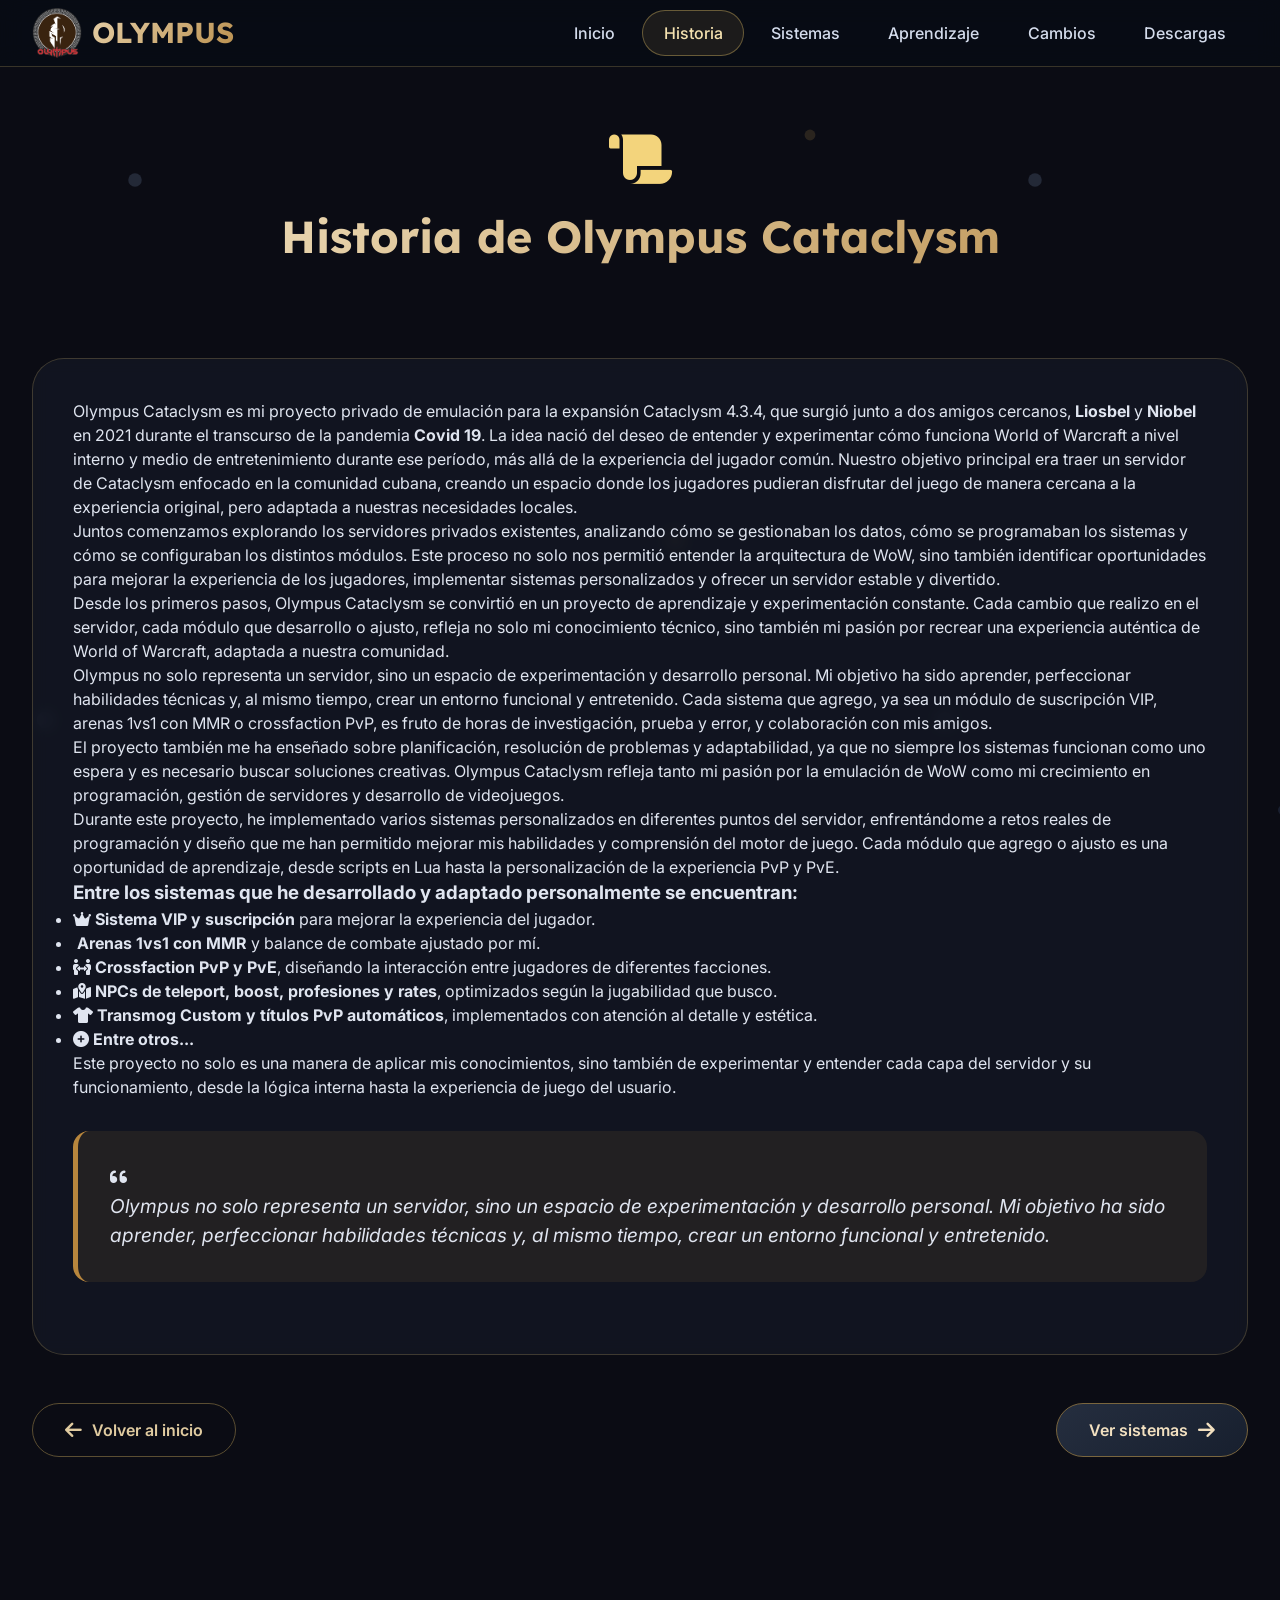
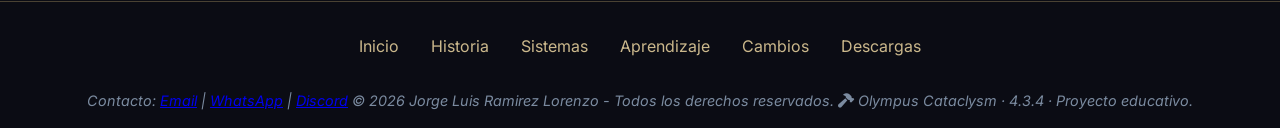
<file: historia.html>
<!DOCTYPE html>
<html lang="es">
<head>
  <meta name="google-site-verification" content="X8EVbVy-XwHbsiXO65WfdE3t-slV1BdlMSxBZQRTO0c" />
<!-- Google tag (gtag.js) -->
<script async src="https://www.googletagmanager.com/gtag/js?id=G-82TWBMEYFB"></script>
<script>
  window.dataLayer = window.dataLayer || [];
  function gtag(){dataLayer.push(arguments);}
  gtag('js', new Date());

  gtag('config', 'G-82TWBMEYFB');
</script>
    <meta charset="UTF-8">
    <meta name="viewport" content="width=device-width, initial-scale=1.0">
    <title>Olympus · Historia del proyecto</title>
    <link rel="icon" type="image/x-icon" href="/assets/favicon.ico">
    <link rel="shortcut icon" type="image/x-icon" href="/assets/favicon.ico">
    <link rel="stylesheet" href="https://cdnjs.cloudflare.com/ajax/libs/font-awesome/6.0.0-beta3/css/all.min.css">
    <link href="https://fonts.googleapis.com/css2?family=Inter:wght@400;500;600;700&family=Lexend+Deca:wght@400;600;700&display=swap" rel="stylesheet">
    <link rel="stylesheet" href="css/style.css">
</head>
<body>
    <div class="particle-overlay"></div>

    <nav class="navbar">
        <div class="nav-container">
            <div class="nav-logo">
                <img src="/assets/logo.png" alt="Olympus" height="50">
                <span>OLYMPUS</span>
            </div>
            <ul class="nav-menu">
                <li class="nav-item"><a href="index.html" class="nav-link">Inicio</a></li>
                <li class="nav-item"><a href="historia.html" class="nav-link active">Historia</a></li>
                <li class="nav-item"><a href="sistemas.html" class="nav-link">Sistemas</a></li>
                <li class="nav-item"><a href="aprendizaje.html" class="nav-link">Aprendizaje</a></li>
                <li class="nav-item"><a href="cambios.html" class="nav-link">Cambios</a></li>
                <li class="nav-item"><a href="descargas.html" class="nav-link">Descargas</a></li>
            </ul>
            <div class="nav-toggle" id="mobile-menu">
                <i class="fas fa-bars"></i>
            </div>
        </div>
    </nav>

    <main class="wrapper">
        <div class="page-header">
            <i class="fas fa-scroll"></i>
            <h1>Historia de Olympus Cataclysm</h1>
        </div>

        <div class="content-card">
            <div class="history-content">
                <p><span class="highlight">Olympus Cataclysm</span> es mi proyecto privado de emulación para la expansión Cataclysm 4.3.4, que surgió junto a dos amigos cercanos, <strong>Liosbel</strong> y <strong>Niobel</strong> en 2021 durante el transcurso de la pandemia <strong>Covid 19</strong></strong>. La idea nació del deseo de entender y experimentar cómo funciona World of Warcraft a nivel interno y medio de entretenimiento durante ese período, más allá de la experiencia del jugador común. Nuestro objetivo principal era traer un servidor de Cataclysm enfocado en la <span class="highlight">comunidad cubana</span>, creando un espacio donde los jugadores pudieran disfrutar del juego de manera cercana a la experiencia original, pero adaptada a nuestras necesidades locales.</p>

                <p>Juntos comenzamos explorando los servidores privados existentes, analizando cómo se gestionaban los datos, cómo se programaban los sistemas y cómo se configuraban los distintos módulos. Este proceso no solo nos permitió entender la arquitectura de WoW, sino también identificar oportunidades para mejorar la experiencia de los jugadores, implementar sistemas personalizados y ofrecer un servidor estable y divertido.</p>

                <p>Desde los primeros pasos, Olympus Cataclysm se convirtió en un proyecto de aprendizaje y experimentación constante. Cada cambio que realizo en el servidor, cada módulo que desarrollo o ajusto, refleja no solo mi conocimiento técnico, sino también mi pasión por recrear una experiencia auténtica de World of Warcraft, adaptada a nuestra comunidad.</p>

                <p>Olympus no solo representa un servidor, sino un espacio de experimentación y desarrollo personal. Mi objetivo ha sido aprender, perfeccionar habilidades técnicas y, al mismo tiempo, crear un entorno funcional y entretenido. Cada sistema que agrego, ya sea un módulo de suscripción VIP, arenas 1vs1 con MMR o crossfaction PvP, es fruto de horas de investigación, prueba y error, y colaboración con mis amigos.</p>

                <p>El proyecto también me ha enseñado sobre planificación, resolución de problemas y adaptabilidad, ya que no siempre los sistemas funcionan como uno espera y es necesario buscar soluciones creativas. Olympus Cataclysm refleja tanto mi pasión por la emulación de WoW como mi crecimiento en programación, gestión de servidores y desarrollo de videojuegos.</p>

                <p>Durante este proyecto, he implementado varios sistemas personalizados en diferentes puntos del servidor, enfrentándome a retos reales de programación y diseño que me han permitido mejorar mis habilidades y comprensión del motor de juego. Cada módulo que agrego o ajusto es una oportunidad de aprendizaje, desde scripts en Lua hasta la personalización de la experiencia PvP y PvE.</p>

                <div class="systems-list">
                    <h3>Entre los sistemas que he desarrollado y adaptado personalmente se encuentran:</h3>
                    <ul>
                        <li><i class="fas fa-crown"></i> <strong>Sistema VIP y suscripción</strong> para mejorar la experiencia del jugador.</li>
                        <li><i class="fas fa-swords"></i> <strong>Arenas 1vs1 con MMR</strong> y balance de combate ajustado por mí.</li>
                        <li><i class="fas fa-people-arrows"></i> <strong>Crossfaction PvP y PvE</strong>, diseñando la interacción entre jugadores de diferentes facciones.</li>
                        <li><i class="fas fa-map-marked-alt"></i> <strong>NPCs de teleport, boost, profesiones y rates</strong>, optimizados según la jugabilidad que busco.</li>
                        <li><i class="fas fa-tshirt"></i> <strong>Transmog Custom y títulos PvP automáticos</strong>, implementados con atención al detalle y estética.</li>
                        <li><i class="fas fa-plus-circle"></i> <strong>Entre otros...</strong></li>
                    </ul>
                </div>

                <p>Este proyecto no solo es una manera de aplicar mis conocimientos, sino también de experimentar y entender cada capa del servidor y su funcionamiento, desde la lógica interna hasta la experiencia de juego del usuario.</p>
            </div>

            <div class="quote-block">
                <i class="fas fa-quote-left"></i>
                <p>Olympus no solo representa un servidor, sino un espacio de experimentación y desarrollo personal. Mi objetivo ha sido aprender, perfeccionar habilidades técnicas y, al mismo tiempo, crear un entorno funcional y entretenido.</p>
            </div>
        </div>

        <div class="navigation-buttons">
            <a href="index.html" class="btn btn-secondary"><i class="fas fa-arrow-left"></i> Volver al inicio</a>
            <a href="sistemas.html" class="btn btn-primary">Ver sistemas <i class="fas fa-arrow-right"></i></a>
        </div>
    </main>

    <footer class="site-footer">
        <div class="footer-links">
            <a href="index.html">Inicio</a>
            <a href="historia.html">Historia</a>
            <a href="sistemas.html">Sistemas</a>
            <a href="aprendizaje.html">Aprendizaje</a>
            <a href="cambios.html">Cambios</a>
            <a href="descargas.html">Descargas</a>
        </div>
        <p class="footer-copyright">
            <i>Contacto: 
                <a href="mailto:jorgeluisramirezlorenzo@gmail.com" class="text-light">Email</a> | 
                <a href="https://wa.me/+5358160709" target="_blank" class="text-light">WhatsApp</a> | 
                <a href="https://discord.com/users/692980061002793010" target="_blank" class="text-light">Discord</a>		
            <i class="mb-0">&copy; 2026  Jorge Luis Ramirez Lorenzo - Todos los derechos reservados.
            <i class="fas fa-hammer"></i> Olympus Cataclysm · 4.3.4 · Proyecto educativo.
        </p>
    </footer>

    <script src="js/main.js"></script>
</body>
</html>
</file>
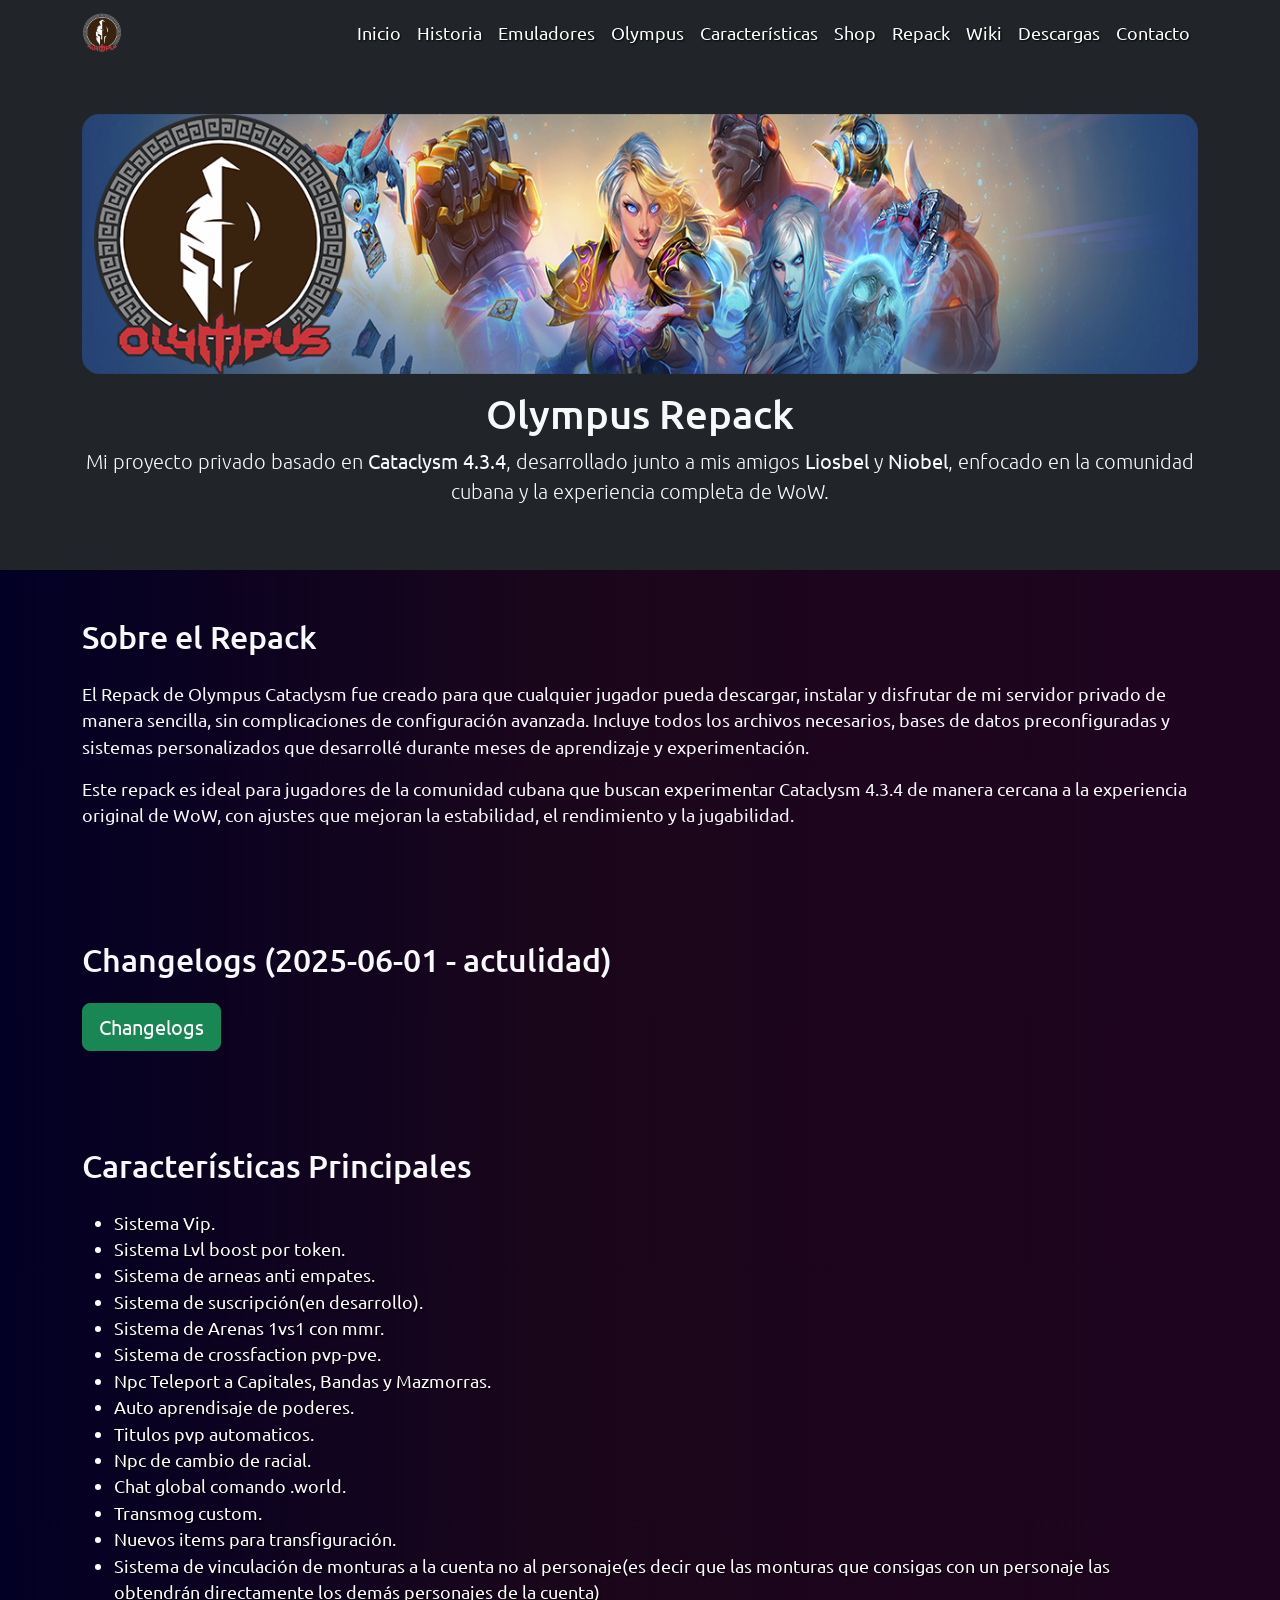
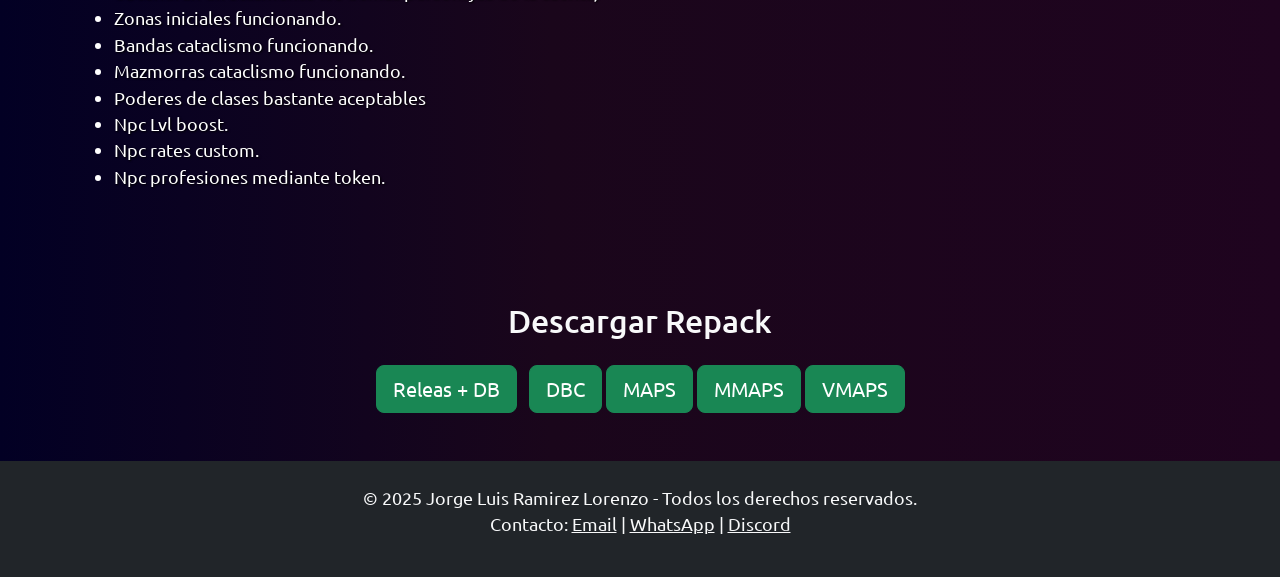
<file: repack.html>
<!DOCTYPE html>
<html lang="es">
<head>
    <meta charset="UTF-8">
    <meta name="viewport" content="width=device-width, initial-scale=1.0">
    <meta content="Olympus" property="og:title">
    <link href="https://cdn.jsdelivr.net/npm/bootstrap@5.3.0/dist/css/bootstrap.min.css" rel="stylesheet">
    <link rel="stylesheet" href="/assets/css/style.css">
</head>
<body>
    <nav class="navbar navbar-expand-lg navbar-dark bg-dark">
        <div class="container">
            <a class="navbar-brand" href="index.html">
                <img src="/assets/img/logo.png" alt="Olympus" height="40">
            </a>
            <button class="navbar-toggler" type="button" data-bs-toggle="collapse" data-bs-target="#navbarNav" aria-controls="navbarNav" aria-expanded="false" aria-label="Toggle navigation">
                <span class="navbar-toggler-icon"></span>
            </button>
            <div class="collapse navbar-collapse" id="navbarNav">
                <ul class="navbar-nav ms-auto">
                    <li class="nav-item"><a class="nav-link" href="index.html">Inicio</a></li>
                    <li class="nav-item"><a class="nav-link" href="index.html#historia">Historia</a></li>
                    <li class="nav-item"><a class="nav-link" href="index.html#emuladores">Emuladores</a></li>
                    <li class="nav-item"><a class="nav-link" href="index.html#olympus">Olympus</a></li>
                    <li class="nav-item"><a class="nav-link" href="index.html#caracteristicas">Características</a></li>
                    <li class="nav-item"><a class="nav-link" href="shop.html">Shop</a></li>
                    <li class="nav-item"><a class="nav-link" href="repack.html">Repack</a></li>					
                    <li class="nav-item"><a class="nav-link" href="wiki.html">Wiki</a></li>
                    <li class="nav-item"><a class="nav-link" href="index.html#descargas">Descargas</a></li>
                    <li class="nav-item"><a class="nav-link" href="index.html#contacto">Contacto</a></li>
                </ul>
            </div>
        </div>
    </nav>
    <header class="bg-dark text-light text-center py-5">
        <div class="container">
            <img src="/assets/img/olympus.png" class="img-fluid mb-3" alt="Olympus">
            <h1>Olympus Repack</h1>
            <p class="lead">Mi proyecto privado basado en <strong>Cataclysm 4.3.4</strong>, desarrollado junto a mis amigos <strong>Liosbel</strong> y <strong>Niobel</strong>, enfocado en la comunidad cubana y la experiencia completa de WoW.</p>
        </div>
    </header>	
    <section class="text-light py-5">
        <div class="container">
            <h2 class="mb-4">Sobre el Repack</h2>
            <p>El Repack de Olympus Cataclysm fue creado para que cualquier jugador pueda descargar, instalar y disfrutar de mi servidor privado de manera sencilla, sin complicaciones de configuración avanzada. Incluye todos los archivos necesarios, bases de datos preconfiguradas y sistemas personalizados que desarrollé durante meses de aprendizaje y experimentación.</p>
            <p>Este repack es ideal para jugadores de la comunidad cubana que buscan experimentar Cataclysm 4.3.4 de manera cercana a la experiencia original de WoW, con ajustes que mejoran la estabilidad, el rendimiento y la jugabilidad.</p>
        </div>
    </section>
	
    <section class="text-light py-5">
        <div class="container">
            <h2 class="mb-4">Changelogs (2025-06-01 - actulidad)</h2>
            <a href="https://olympuswow.github.io/Changelogs-cata/" target="_blank" class="btn btn-success btn-lg me-2">Changelogs</a>
        </div>
    </section>
	
    <section class="text-light py-5">
        <div class="container">
            <h2 class="mb-4">Características Principales</h2>
            <ul>
                    <li>Sistema Vip.</li>
                    <li>Sistema Lvl boost por token.</li>
                    <li>Sistema de arneas anti empates.</li>
                    <li>Sistema de suscripción(en desarrollo).</li>
                    <li>Sistema de Arenas 1vs1 con mmr.</li>
                    <li>Sistema de crossfaction pvp-pve.</li>
                    <li>Npc Teleport a Capitales, Bandas y Mazmorras.</li>
                    <li>Auto aprendisaje de poderes.</li>
                    <li>Titulos pvp automaticos.</li>
                    <li>Npc de cambio de racial.</li>
                    <li>Chat global comando .world.</li>
                    <li>Transmog custom.</li>
                    <li>Nuevos items para transfiguración.</li>
                    <li>Sistema de vinculación de monturas a la cuenta no al personaje(es decir que las monturas que consigas con un personaje las obtendrán directamente los demás personajes de la cuenta)</li>
                    <li>Zonas iniciales funcionando.</li>
                    <li>Bandas cataclismo funcionando.</li>
                    <li>Mazmorras cataclismo funcionando.</li>
                    <li>Poderes de clases bastante aceptables</li>
                    <li>Npc Lvl boost.</li>
                    <li>Npc rates custom.</li>
                    <li>Npc profesiones mediante token.</li>
            </ul>
        </div>
    </section>	
    <section class="text-light py-5 text-center">
        <div class="container">
            <h2 class="mb-4">Descargar Repack</h2>
            <a href="https://github.com/Olympuswow/Repack-cata/releases/download/db+release/ServerCata.7zip" target="_blank" class="btn btn-success btn-lg me-2">Releas + DB</a>
            <a href="https://www.mediafire.com/file/fh3j56feeq1q9ht/dbc.rar" target="_blank" class="btn btn-success btn-lg">DBC</a>
            <a href="http://www.mediafire.com/file/cygl52djcr15rf5/maps.zip" target="_blank" class="btn btn-success btn-lg">MAPS</a>
            <a href="https://mega.nz/#!rI0BlaTb!kK5qvCDPxETu0deg5t35vXRXEDnb3zq0THIkNu07dZ0" target="_blank" class="btn btn-success btn-lg">MMAPS</a>
            <a href="http://www.mediafire.com/file/c0b79kud0gl6va3/vmaps.zip" target="_blank" class="btn btn-success btn-lg">VMAPS</a>
        </div>
    </section>
    <footer id="contacto" class="bg-dark text-light py-4">
        <div class="container text-center">
            <p class="mb-0">&copy; 2025  Jorge Luis Ramirez Lorenzo - Todos los derechos reservados.</p>
            <p>Contacto: 
                <a href="mailto:jorgeluisramirezlorenzo@gmail.com" class="text-light">Email</a> | 
                <a href="https://wa.me/+5358160709" target="_blank" class="text-light">WhatsApp</a> | 
                <a href="https://discord.com/users/692980061002793010" target="_blank" class="text-light">Discord</a>
            </p>
        </div>
    </footer>

    <script src="https://cdn.jsdelivr.net/npm/bootstrap@5.3.0/dist/js/bootstrap.bundle.min.js"></script>
</body>
</html>
</file>
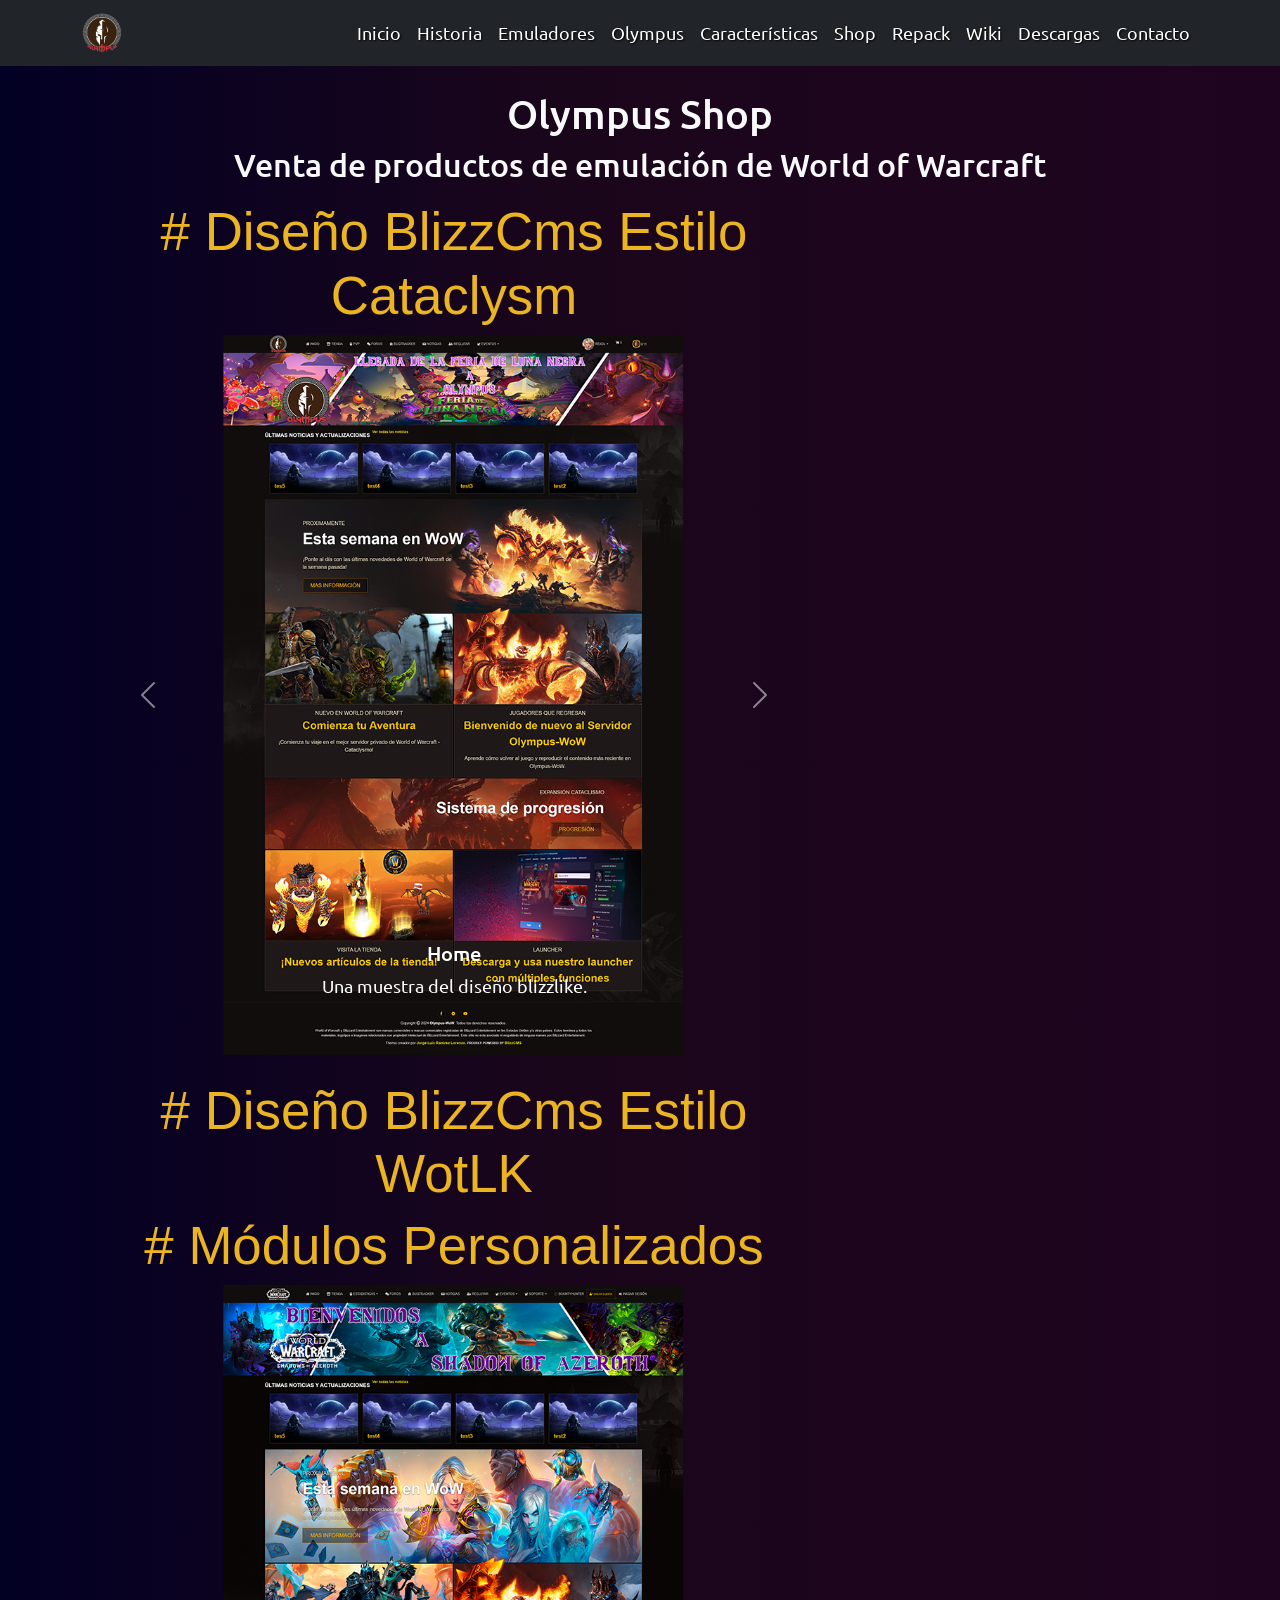
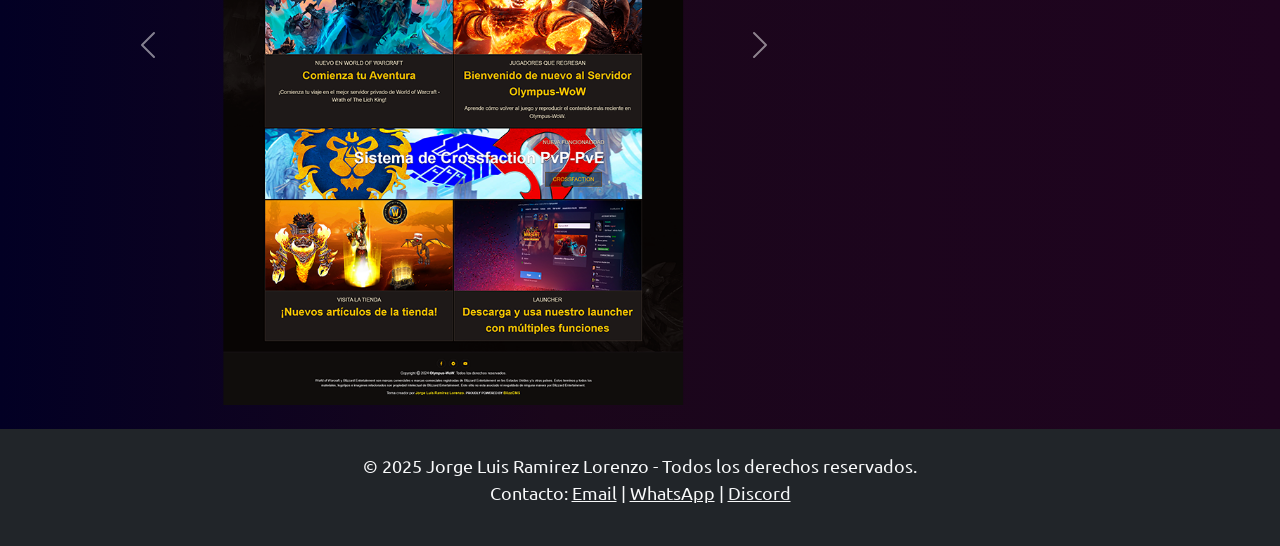
<file: shop.html>
<!DOCTYPE html>
<html lang="es">
<head>
    <meta charset="UTF-8">
    <meta name="viewport" content="width=device-width, initial-scale=1.0">
    <meta content="Olympus" property="og:title">
    <link href="https://cdn.jsdelivr.net/npm/bootstrap@5.3.0/dist/css/bootstrap.min.css" rel="stylesheet" integrity="sha384-9ndCyUaIbzAi2FUVXJi0CjmCapSmO7SnpJef0486qhLnuZ2cdeRhO02iuK6FUUVM" crossorigin="anonymous">
    <link rel="stylesheet" href="/assets/css/style.css">
</head>
<body>
    <nav class="navbar navbar-expand-lg navbar-dark bg-dark">
        <div class="container">
            <a class="navbar-brand" href="index.html">
                <img src="/assets/img/logo.png" alt="Olympus" height="40">
            </a>
            <button class="navbar-toggler" type="button" data-bs-toggle="collapse" data-bs-target="#navbarNav" aria-controls="navbarNav" aria-expanded="false" aria-label="Toggle navigation">
                <span class="navbar-toggler-icon"></span>
            </button>
            <div class="collapse navbar-collapse" id="navbarNav">
                <ul class="navbar-nav ms-auto">
                    <li class="nav-item"><a class="nav-link" href="index.html">Inicio</a></li>
                    <li class="nav-item"><a class="nav-link" href="index.html#historia">Historia</a></li>
                    <li class="nav-item"><a class="nav-link" href="index.html#emuladores">Emuladores</a></li>
                    <li class="nav-item"><a class="nav-link" href="index.html#olympus">Olympus</a></li>
                    <li class="nav-item"><a class="nav-link" href="index.html#caracteristicas">Características</a></li>
                    <li class="nav-item"><a class="nav-link" href="shop.html">Shop</a></li>
                    <li class="nav-item"><a class="nav-link" href="repack.html">Repack</a></li>					
                    <li class="nav-item"><a class="nav-link" href="wiki.html">Wiki</a></li>
                    <li class="nav-item"><a class="nav-link" href="index.html#descargas">Descargas</a></li>
                    <li class="nav-item"><a class="nav-link" href="index.html#contacto">Contacto</a></li>
                </ul>
            </div>
        </div>
    </nav>
    <div class="container my-4">
        <div class="row my-2">
            <div class="col text-light text-center">
                <h1>Olympus Shop</h1>
                <h2>Venta de productos de emulación de World of Warcraft</h2>
            </div>
        </div>
        <div class="row">
            <div class="col-md-8 col-sm-12">
                <h3 class="new__title"># Diseño BlizzCms Estilo Cataclysm</h3>
                <div id="carouselCata" class="carousel slide" data-bs-ride="carousel">
                    <div class="carousel-inner">
                        <div class="carousel-item active">
                            <img src="/assets/img/web.png" class="d-block w-100" alt="Diseño BlizzCMS Cataclysm">
                            <div class="carousel-caption d-none d-md-block">
                                <h5>Home</h5>
                                <p>Una muestra del diseño blizzlike.</p>
                            </div>
                        </div>
                        <div class="carousel-item">
                            <img src="/assets/img/tienda.png" class="d-block w-100" alt="Tienda BlizzCMS">
                            <div class="carousel-caption d-none d-md-block">
                                <h5>Tienda</h5>
                                <p>Tienda Personalizada.</p>
                            </div>
                        </div>
                        <div class="carousel-item">
                            <img src="/assets/img/panel.png" class="d-block w-100" alt="Panel BlizzCMS">
                            <div class="carousel-caption d-none d-md-block">
                                <h5>Panel</h5>
                                <p>Visualización del panel de usuario.</p>
                            </div>
                        </div>
                    </div>
                    <button class="carousel-control-prev" type="button" data-bs-target="#carouselCata" data-bs-slide="prev">
                        <span class="carousel-control-prev-icon" aria-hidden="true"></span>
                        <span class="visually-hidden">Anterior</span>
                    </button>
                    <button class="carousel-control-next" type="button" data-bs-target="#carouselCata" data-bs-slide="next">
                        <span class="carousel-control-next-icon" aria-hidden="true"></span>
                        <span class="visually-hidden">Siguiente</span>
                    </button>
                </div>
            </div>
        </div>
        <div class="row mt-4">
            <div class="col-md-8 col-sm-12">
                <h3 class="new__title"># Diseño BlizzCms Estilo WotLK</h3>
                <h4 class="new__title"># Módulos Personalizados</h4>
                <div id="carouselWotlk" class="carousel slide" data-bs-ride="carousel">
                    <div class="carousel-inner">
                        <div class="carousel-item active">
                            <img src="/assets/img/weblk.png" class="d-block w-100" alt="Diseño BlizzCMS WotLK">
                        </div>
                        <div class="carousel-item">
                            <img src="/assets/img/tienda.png" class="d-block w-100" alt="Tienda WotLK">
                        </div>
                        <div class="carousel-item">
                            <img src="/assets/img/panel.png" class="d-block w-100" alt="Panel WotLK">
                        </div>
                    </div>
                    <button class="carousel-control-prev" type="button" data-bs-target="#carouselWotlk" data-bs-slide="prev">
                        <span class="carousel-control-prev-icon" aria-hidden="true"></span>
                        <span class="visually-hidden">Anterior</span>
                    </button>
                    <button class="carousel-control-next" type="button" data-bs-target="#carouselWotlk" data-bs-slide="next">
                        <span class="carousel-control-next-icon" aria-hidden="true"></span>
                        <span class="visually-hidden">Siguiente</span>
                    </button>
                </div>
            </div>
        </div>        
        </div>
    </div>
    <footer id="contacto" class="bg-dark text-light py-4">
        <div class="container text-center">
            <p class="mb-0">&copy; 2025  Jorge Luis Ramirez Lorenzo - Todos los derechos reservados.</p>
            <p>Contacto: 
                <a href="mailto:jorgeluisramirezlorenzo@gmail.com" class="text-light">Email</a> | 
                <a href="https://wa.me/+5358160709" target="_blank" class="text-light">WhatsApp</a> | 
                <a href="https://discord.com/users/692980061002793010" target="_blank" class="text-light">Discord</a>
            </p>
        </div>
    </footer>

    <script src="https://cdn.jsdelivr.net/npm/bootstrap@5.3.0/dist/js/bootstrap.bundle.min.js"></script>
</body>
</html>
</file>
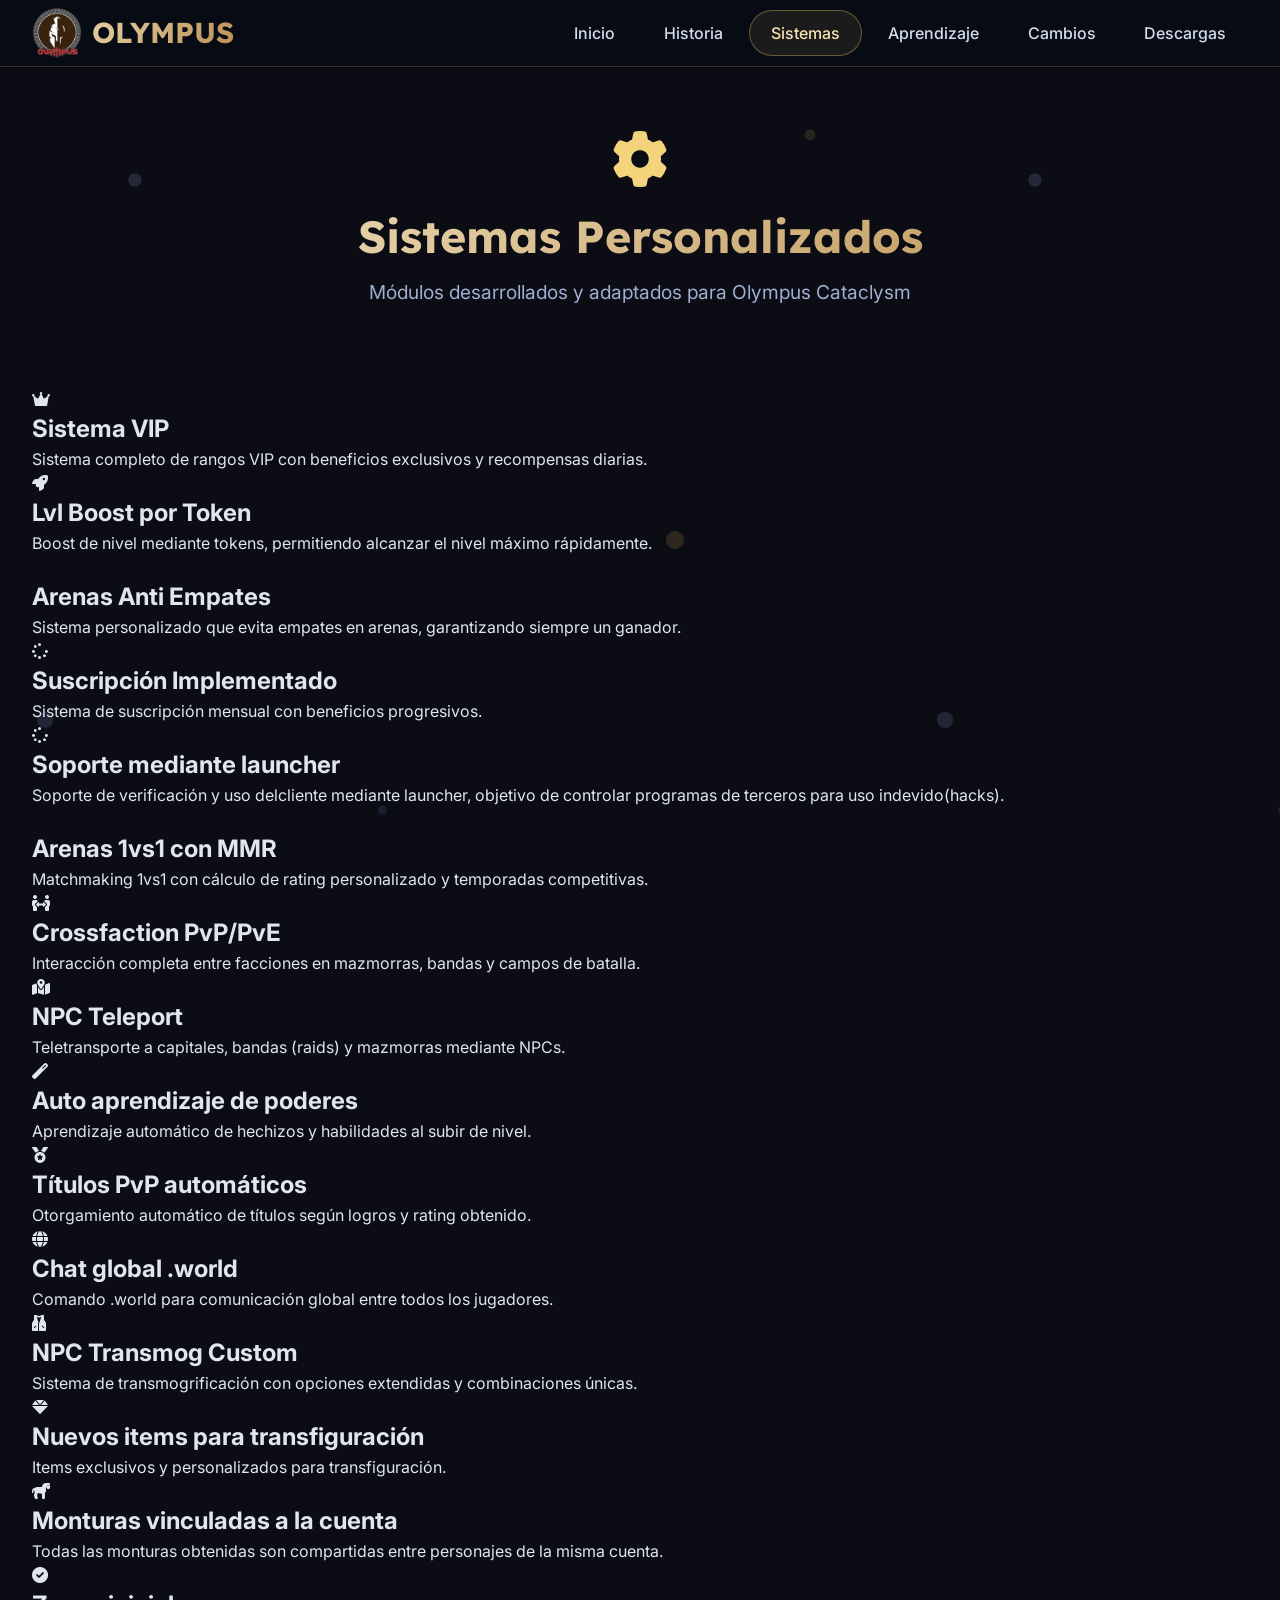
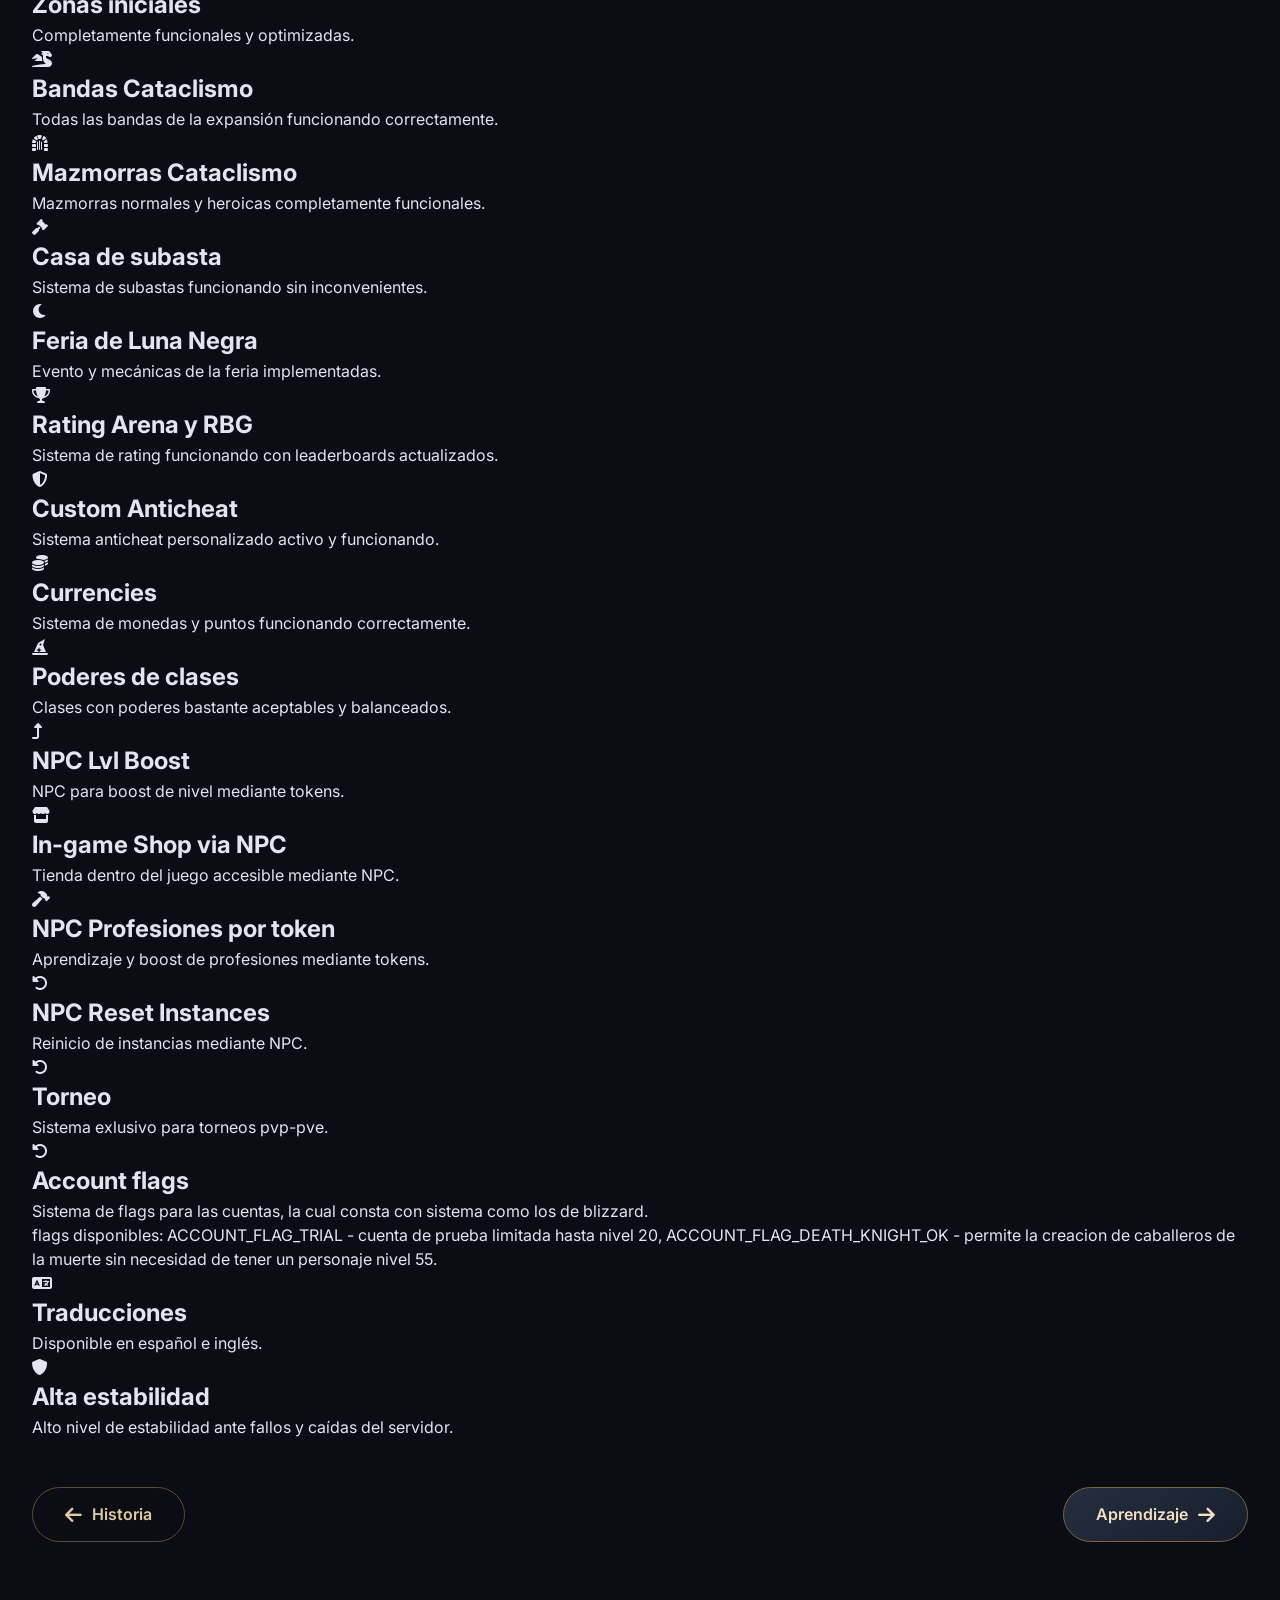
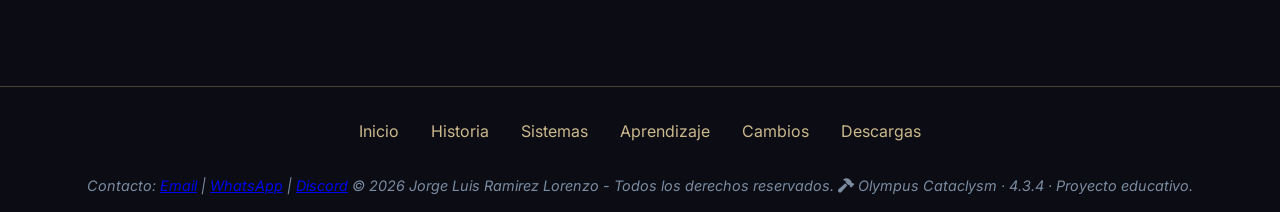
<file: sistemas.html>
<!DOCTYPE html>
<html lang="es">
<head>
	<meta name="google-site-verification" content="X8EVbVy-XwHbsiXO65WfdE3t-slV1BdlMSxBZQRTO0c" />
<!-- Google tag (gtag.js) -->
<script async src="https://www.googletagmanager.com/gtag/js?id=G-82TWBMEYFB"></script>
<script>
  window.dataLayer = window.dataLayer || [];
  function gtag(){dataLayer.push(arguments);}
  gtag('js', new Date());

  gtag('config', 'G-82TWBMEYFB');
</script>
    <meta charset="UTF-8">
    <meta name="viewport" content="width=device-width, initial-scale=1.0">
    <title>Olympus · Sistemas personalizados</title>
    <link rel="icon" type="image/x-icon" href="/assets/favicon.ico">
    <link rel="shortcut icon" type="image/x-icon" href="/assets/favicon.ico">
    <link rel="stylesheet" href="https://cdnjs.cloudflare.com/ajax/libs/font-awesome/6.0.0-beta3/css/all.min.css">
    <link href="https://fonts.googleapis.com/css2?family=Inter:wght@400;500;600;700&family=Lexend+Deca:wght@400;600;700&display=swap" rel="stylesheet">
    <link rel="stylesheet" href="css/style.css">
</head>
<body>
    <div class="particle-overlay"></div>

    <nav class="navbar">
        <div class="nav-container">
            <div class="nav-logo">
                <img src="/assets/logo.png" alt="Olympus" height="50">
                <span>OLYMPUS</span>
            </div>
            <ul class="nav-menu">
                <li class="nav-item"><a href="index.html" class="nav-link">Inicio</a></li>
                <li class="nav-item"><a href="historia.html" class="nav-link">Historia</a></li>
                <li class="nav-item"><a href="sistemas.html" class="nav-link active">Sistemas</a></li>
                <li class="nav-item"><a href="aprendizaje.html" class="nav-link">Aprendizaje</a></li>
                <li class="nav-item"><a href="cambios.html" class="nav-link">Cambios</a></li>
                <li class="nav-item"><a href="descargas.html" class="nav-link">Descargas</a></li>
            </ul>
            <div class="nav-toggle" id="mobile-menu">
                <i class="fas fa-bars"></i>
            </div>
        </div>
    </nav>

    <main class="wrapper">
        <div class="page-header">
            <i class="fas fa-cog"></i>
            <h1>Sistemas Personalizados</h1>
            <p class="page-description">Módulos desarrollados y adaptados para Olympus Cataclysm</p>
        </div>

        <div class="systems-grid">
            <!-- Sistemas Principales -->
            <div class="system-card featured">
                <div class="system-header">
                    <i class="fas fa-crown"></i>
                    <h2>Sistema VIP</h2>
                </div>
                <p>Sistema completo de rangos VIP con beneficios exclusivos y recompensas diarias.</p>
            </div>

            <div class="system-card featured">
                <div class="system-header">
                    <i class="fas fa-rocket"></i>
                    <h2>Lvl Boost por Token</h2>
                </div>
                <p>Boost de nivel mediante tokens, permitiendo alcanzar el nivel máximo rápidamente.</p>
            </div>

            <div class="system-card featured">
                <div class="system-header">
                    <i class="fas fa-shield-hammer"></i>
                    <h2>Arenas Anti Empates</h2>
                </div>
                <p>Sistema personalizado que evita empates en arenas, garantizando siempre un ganador.</p>
            </div>

            <div class="system-card">
                <div class="system-header">
                    <i class="fas fa-spinner fa-pulse"></i>
                    <h2>Suscripción <span class="badge">Implementado</span></h2>
                </div>
                <p>Sistema de suscripción mensual con beneficios progresivos.</p>
            </div>

            <div class="system-card">
                <div class="system-header">
                    <i class="fas fa-spinner fa-pulse"></i>
                    <h2>Soporte mediante launcher</h2>
                </div>
                <p>Soporte de verificación y uso delcliente mediante launcher, objetivo de controlar programas de terceros para uso indevido(hacks).</p>
            </div>

            <div class="system-card">
                <div class="system-header">
                    <i class="fas fa-swords"></i>
                    <h2>Arenas 1vs1 con MMR</h2>
                </div>
                <p>Matchmaking 1vs1 con cálculo de rating personalizado y temporadas competitivas.</p>
            </div>

            <div class="system-card">
                <div class="system-header">
                    <i class="fas fa-people-arrows"></i>
                    <h2>Crossfaction PvP/PvE</h2>
                </div>
                <p>Interacción completa entre facciones en mazmorras, bandas y campos de batalla.</p>
            </div>

            <div class="system-card">
                <div class="system-header">
                    <i class="fas fa-map-marked-alt"></i>
                    <h2>NPC Teleport</h2>
                </div>
                <p>Teletransporte a capitales, bandas (raids) y mazmorras mediante NPCs.</p>
            </div>

            <div class="system-card">
                <div class="system-header">
                    <i class="fas fa-magic"></i>
                    <h2>Auto aprendizaje de poderes</h2>
                </div>
                <p>Aprendizaje automático de hechizos y habilidades al subir de nivel.</p>
            </div>

            <div class="system-card">
                <div class="system-header">
                    <i class="fas fa-medal"></i>
                    <h2>Títulos PvP automáticos</h2>
                </div>
                <p>Otorgamiento automático de títulos según logros y rating obtenido.</p>
            </div>

            <div class="system-card">
                <div class="system-header">
                    <i class="fas fa-globe"></i>
                    <h2>Chat global <span class="command">.world</span></h2>
                </div>
                <p>Comando .world para comunicación global entre todos los jugadores.</p>
            </div>

            <div class="system-card">
                <div class="system-header">
                    <i class="fas fa-vest"></i>
                    <h2>NPC Transmog Custom</h2>
                </div>
                <p>Sistema de transmogrificación con opciones extendidas y combinaciones únicas.</p>
            </div>

            <div class="system-card">
                <div class="system-header">
                    <i class="fas fa-gem"></i>
                    <h2>Nuevos items para transfiguración</h2>
                </div>
                <p>Items exclusivos y personalizados para transfiguración.</p>
            </div>

            <div class="system-card">
                <div class="system-header">
                    <i class="fas fa-horse"></i>
                    <h2>Monturas vinculadas a la cuenta</h2>
                </div>
                <p>Todas las monturas obtenidas son compartidas entre personajes de la misma cuenta.</p>
            </div>

            <!-- Contenido Base Funcionando -->
            <div class="system-card success">
                <div class="system-header">
                    <i class="fas fa-check-circle"></i>
                    <h2>Zonas iniciales</h2>
                </div>
                <p>Completamente funcionales y optimizadas.</p>
            </div>

            <div class="system-card success">
                <div class="system-header">
                    <i class="fas fa-dragon"></i>
                    <h2>Bandas Cataclismo</h2>
                </div>
                <p>Todas las bandas de la expansión funcionando correctamente.</p>
            </div>

            <div class="system-card success">
                <div class="system-header">
                    <i class="fas fa-dungeon"></i>
                    <h2>Mazmorras Cataclismo</h2>
                </div>
                <p>Mazmorras normales y heroicas completamente funcionales.</p>
            </div>

            <div class="system-card success">
                <div class="system-header">
                    <i class="fas fa-gavel"></i>
                    <h2>Casa de subasta</h2>
                </div>
                <p>Sistema de subastas funcionando sin inconvenientes.</p>
            </div>

            <div class="system-card success">
                <div class="system-header">
                    <i class="fas fa-moon"></i>
                    <h2>Feria de Luna Negra</h2>
                </div>
                <p>Evento y mecánicas de la feria implementadas.</p>
            </div>

            <div class="system-card success">
                <div class="system-header">
                    <i class="fas fa-trophy"></i>
                    <h2>Rating Arena y RBG</h2>
                </div>
                <p>Sistema de rating funcionando con leaderboards actualizados.</p>
            </div>

            <div class="system-card success">
                <div class="system-header">
                    <i class="fas fa-shield"></i>
                    <h2>Custom Anticheat</h2>
                </div>
                <p>Sistema anticheat personalizado activo y funcionando.</p>
            </div>

            <div class="system-card success">
                <div class="system-header">
                    <i class="fas fa-coins"></i>
                    <h2>Currencies</h2>
                </div>
                <p>Sistema de monedas y puntos funcionando correctamente.</p>
            </div>

            <div class="system-card success">
                <div class="system-header">
                    <i class="fas fa-hat-wizard"></i>
                    <h2>Poderes de clases</h2>
                </div>
                <p>Clases con poderes bastante aceptables y balanceados.</p>
            </div>

            <div class="system-card">
                <div class="system-header">
                    <i class="fas fa-level-up-alt"></i>
                    <h2>NPC Lvl Boost</h2>
                </div>
                <p>NPC para boost de nivel mediante tokens.</p>
            </div>

            <div class="system-card">
                <div class="system-header">
                    <i class="fas fa-store"></i>
                    <h2>In-game Shop via NPC</h2>
                </div>
                <p>Tienda dentro del juego accesible mediante NPC.</p>
            </div>

            <div class="system-card">
                <div class="system-header">
                    <i class="fas fa-hammer"></i>
                    <h2>NPC Profesiones por token</h2>
                </div>
                <p>Aprendizaje y boost de profesiones mediante tokens.</p>
            </div>

            <div class="system-card">
                <div class="system-header">
                    <i class="fas fa-rotate-left"></i>
                    <h2>NPC Reset Instances</h2>
                </div>
                <p>Reinicio de instancias mediante NPC.</p>
            </div>
			
            <div class="system-card">
                <div class="system-header">
                    <i class="fas fa-rotate-left"></i>
                    <h2>Torneo</h2>
                </div>
                <p>Sistema exlusivo para torneos pvp-pve.</p>
            </div>
			
            <div class="system-card">
                <div class="system-header">
                    <i class="fas fa-rotate-left"></i>
                    <h2>Account flags</h2>
                </div>
                <p>Sistema de flags para las cuentas, la cual consta con sistema como los de blizzard.</p>
                <p>flags disponibles:  ACCOUNT_FLAG_TRIAL - cuenta de prueba limitada hasta nivel 20, ACCOUNT_FLAG_DEATH_KNIGHT_OK - permite la creacion de caballeros de la muerte sin necesidad de tener un personaje nivel 55.</p>
            </div>
			
            <div class="system-card highlight">
                <div class="system-header">
                    <i class="fas fa-language"></i>
                    <h2>Traducciones</h2>
                </div>
                <p>Disponible en español e inglés.</p>
            </div>

            <div class="system-card highlight">
                <div class="system-header">
                    <i class="fas fa-shield-alt"></i>
                    <h2>Alta estabilidad</h2>
                </div>
                <p>Alto nivel de estabilidad ante fallos y caídas del servidor.</p>
            </div>
        </div>

        <div class="navigation-buttons">
            <a href="historia.html" class="btn btn-secondary"><i class="fas fa-arrow-left"></i> Historia</a>
            <a href="aprendizaje.html" class="btn btn-primary">Aprendizaje <i class="fas fa-arrow-right"></i></a>
        </div>
    </main>

    <footer class="site-footer">
        <div class="footer-links">
            <a href="index.html">Inicio</a>
            <a href="historia.html">Historia</a>
            <a href="sistemas.html">Sistemas</a>
            <a href="aprendizaje.html">Aprendizaje</a>
            <a href="cambios.html">Cambios</a>
            <a href="descargas.html">Descargas</a>
        </div>
        <p class="footer-copyright">
            <i>Contacto: 
                <a href="mailto:jorgeluisramirezlorenzo@gmail.com" class="text-light">Email</a> | 
                <a href="https://wa.me/+5358160709" target="_blank" class="text-light">WhatsApp</a> | 
                <a href="https://discord.com/users/692980061002793010" target="_blank" class="text-light">Discord</a>		
            <i class="mb-0">&copy; 2026  Jorge Luis Ramirez Lorenzo - Todos los derechos reservados.
            <i class="fas fa-hammer"></i> Olympus Cataclysm · 4.3.4 · Proyecto educativo.
        </p>
    </footer>

    <script src="js/main.js"></script>
</body>
</html>
</file>
<file: css/style.css>
/* ===== VARIABLES GLOBALES ===== */
:root {
    --color-bg: #0b0c14;
    --color-bg-card: rgba(20, 25, 38, 0.7);
    --color-bg-nav: rgba(8, 12, 21, 0.85);
    --color-gold-primary: #f3d47c;
    --color-gold-dark: #b88d4b;
    --color-gold-light: #f5e7c8;
    --color-text: #e0e5f0;
    --color-text-soft: #b0c2e0;
    --border-glow: rgba(200, 170, 100, 0.25);
    --border-glow-hover: rgba(230, 180, 70, 0.5);
    --shadow-heavy: 0 30px 40px -20px rgba(0,0,0,0.8);
    --font-main: 'Inter', sans-serif;
    --font-display: 'Lexend Deca', sans-serif;
    --transition: all 0.2s ease;
}

/* ===== RESET Y BASE ===== */
* {
    margin: 0;
    padding: 0;
    box-sizing: border-box;
}

html {
    scroll-behavior: smooth;
}

body {
    background: var(--color-bg);
    font-family: var(--font-main);
    color: var(--color-text);
    line-height: 1.5;
    min-height: 100vh;
    position: relative;
}

/* Fondo con partículas */
.particle-overlay {
    position: fixed;
    top: 0;
    left: 0;
    width: 100%;
    height: 100%;
    pointer-events: none;
    background: url('data:image/svg+xml;utf8,<svg xmlns="http://www.w3.org/2000/svg" viewBox="0 0 200 200" opacity="0.15"><circle cx="30" cy="40" r="1.5" fill="%23aaccff"/><circle cx="150" cy="120" r="2" fill="%23f0c060"/><circle cx="85" cy="180" r="1" fill="%236688cc"/><circle cx="180" cy="30" r="1.2" fill="%23ddaa55"/><circle cx="10" cy="160" r="1.8" fill="%2399bbee"/></svg>') repeat;
    z-index: -1;
}

/* ===== BARRA DE NAVEGACIÓN ===== */
.navbar {
    position: sticky;
    top: 0;
    z-index: 100;
    background: var(--color-bg-nav);
    backdrop-filter: blur(12px);
    border-bottom: 1px solid var(--border-glow);
    padding: 0.5rem 2rem;
}

.nav-container {
    max-width: 1300px;
    margin: 0 auto;
    display: flex;
    align-items: center;
    justify-content: space-between;
    flex-wrap: wrap;
}

.nav-logo {
    display: flex;
    align-items: center;
    gap: 10px;
    font-size: 1.8rem;
    font-weight: 700;
    font-family: var(--font-display);
    background: linear-gradient(135deg, var(--color-gold-light), var(--color-gold-dark));
    -webkit-background-clip: text;
    -webkit-text-fill-color: transparent;
}

.nav-logo i {
    color: var(--color-gold-primary);
    -webkit-text-fill-color: initial;
    filter: drop-shadow(0 0 6px var(--color-gold-dark));
}

.nav-menu {
    display: flex;
    gap: 0.3rem;
    flex-wrap: wrap;
    list-style: none;
}

.nav-link {
    display: inline-block;
    padding: 0.6rem 1.3rem;
    border-radius: 40px;
    font-weight: 500;
    color: #d4dcec;
    text-decoration: none;
    transition: var(--transition);
    border: 1px solid transparent;
}

.nav-link:hover,
.nav-link.active {
    background: rgba(210, 180, 100, 0.1);
    border-color: rgba(220, 185, 100, 0.4);
    color: #f5e2b0;
}

.nav-toggle {
    display: none;
    color: var(--color-gold-primary);
    font-size: 1.8rem;
    cursor: pointer;
}

/* ===== LAYOUT PRINCIPAL ===== */
.wrapper {
    max-width: 1300px;
    margin: 0 auto;
    padding: 2rem 2rem 3rem;
    position: relative;
    z-index: 2;
}

/* ===== PÁGINA DE BIENVENIDA ===== */
.welcome-hero {
    text-align: center;
    padding: 3rem 1rem 4rem;
}

.welcome-icon {
    font-size: 5rem;
    color: var(--color-gold-primary);
    filter: drop-shadow(0 0 20px #f0b840);
    margin-bottom: 1.5rem;
    animation: float 3s ease-in-out infinite;
}

@keyframes float {
    0%, 100% { transform: translateY(0); }
    50% { transform: translateY(-10px); }
}

.welcome-title {
    font-family: var(--font-display);
    font-weight: 700;
    font-size: 4rem;
    background: linear-gradient(135deg, var(--color-gold-light), var(--color-gold-dark), #b88d4b);
    -webkit-background-clip: text;
    -webkit-text-fill-color: transparent;
    margin-bottom: 1rem;
}

.welcome-subtitle {
    font-size: 1.5rem;
    color: var(--color-text-soft);
    margin-bottom: 2rem;
}

.welcome-description {
    max-width: 800px;
    margin: 0 auto 3rem;
    font-size: 1.2rem;
    color: #cfd9f0;
    background: rgba(0,0,0,0.3);
    padding: 2rem;
    border-radius: 2rem;
    border: 1px solid rgba(200, 170, 100, 0.2);
}

.welcome-stats {
    display: flex;
    justify-content: center;
    gap: 3rem;
    margin: 3rem 0;
    flex-wrap: wrap;
}

.stat-card {
    background: rgba(20, 25, 38, 0.6);
    backdrop-filter: blur(4px);
    padding: 1.5rem 2.5rem;
    border-radius: 2rem;
    border: 1px solid #5b4e32;
    text-align: center;
    min-width: 150px;
}

.stat-card i {
    font-size: 2.5rem;
    color: var(--color-gold-primary);
    margin-bottom: 0.5rem;
}

.stat-number {
    display: block;
    font-size: 2.2rem;
    font-weight: 700;
    color: var(--color-gold-primary);
}

.stat-text {
    font-size: 1rem;
    color: #a0b0d0;
}

.welcome-cta {
    display: flex;
    gap: 1.5rem;
    justify-content: center;
    margin: 3rem 0;
    flex-wrap: wrap;
}

.btn-large {
    padding: 1.2rem 3rem;
    font-size: 1.3rem;
}

/* ===== PREVIEW CARDS (en index) ===== */
.preview-grid {
    display: grid;
    grid-template-columns: repeat(auto-fit, minmax(280px, 1fr));
    gap: 1.5rem;
    margin: 4rem 0;
}

.preview-card {
    background: var(--color-bg-card);
    backdrop-filter: blur(8px);
    border: 1px solid var(--border-glow);
    border-radius: 2rem;
    padding: 2rem 1.5rem;
    text-decoration: none;
    color: var(--color-text);
    transition: var(--transition);
    display: flex;
    flex-direction: column;
    align-items: flex-start;
}

.preview-card:hover {
    transform: translateY(-5px);
    border-color: var(--border-glow-hover);
    box-shadow: 0 20px 30px -10px rgba(0,0,0,0.8);
}

.preview-card i {
    font-size: 2.5rem;
    color: var(--color-gold-primary);
    margin-bottom: 1rem;
}

.preview-card h3 {
    font-size: 1.8rem;
    margin-bottom: 0.5rem;
    color: var(--color-gold-light);
}

.preview-card p {
    color: #b0c0e0;
    margin-bottom: 1.5rem;
    flex: 1;
}

.preview-link {
    color: var(--color-gold-primary);
    font-weight: 500;
    display: flex;
    align-items: center;
    gap: 5px;
}

/* ===== EMULADOR SPOTLIGHT ===== */
.emulator-spotlight {
    background: linear-gradient(145deg, #1a2335, #0f1525);
    border: 1px solid #a98143;
    border-radius: 3rem;
    padding: 2rem 3rem;
    display: flex;
    justify-content: space-between;
    align-items: center;
    flex-wrap: wrap;
    gap: 1.5rem;
    margin: 3rem 0;
}

.spotlight-content {
    display: flex;
    align-items: center;
    gap: 1.5rem;
    flex-wrap: wrap;
}

.spotlight-content i {
    font-size: 3rem;
    color: #fac257;
}

.spotlight-label {
    color: #b1bfe0;
    font-size: 1rem;
    display: block;
}

.spotlight-content h3 {
    font-size: 2rem;
    background: linear-gradient(145deg, #b4975a, #ebd399);
    -webkit-background-clip: text;
    -webkit-text-fill-color: transparent;
    margin: 0;
}

/* ===== PÁGINAS INTERNAS ===== */
.page-header {
    text-align: center;
    margin-bottom: 3rem;
    padding: 2rem 0;
}

.page-header i {
    font-size: 3.5rem;
    color: var(--color-gold-primary);
    margin-bottom: 1rem;
}

.page-header h1 {
    font-family: var(--font-display);
    font-size: 2.8rem;
    background: linear-gradient(135deg, var(--color-gold-light), var(--color-gold-dark));
    -webkit-background-clip: text;
    -webkit-text-fill-color: transparent;
    margin-bottom: 0.5rem;
}

.page-description {
    font-size: 1.2rem;
    color: #a0b0d0;
    max-width: 600px;
    margin: 0 auto;
}

.content-card {
    background: var(--color-bg-card);
    backdrop-filter: blur(8px);
    border: 1px solid var(--border-glow);
    border-radius: 2rem;
    padding: 2.5rem;
    margin: 2rem 0;
}

/* ===== HISTORIA TIMELINE ===== */
.history-timeline {
    position: relative;
    padding-left: 3rem;
}

.timeline-item {
    display: flex;
    gap: 2rem;
    margin-bottom: 3rem;
    position: relative;
}

.timeline-icon {
    position: absolute;
    left: -3rem;
    width: 3rem;
    height: 3rem;
    background: #1e263b;
    border: 2px solid #cf9f4a;
    border-radius: 50%;
    display: flex;
    align-items: center;
    justify-content: center;
    color: #cf9f4a;
}

.timeline-content {
    flex: 1;
    padding-left: 1rem;
}

.timeline-content h3 {
    font-size: 1.8rem;
    color: var(--color-gold-primary);
    margin-bottom: 0.5rem;
}

.timeline-content p {
    font-size: 1.1rem;
    color: #cfd9f0;
}

/* ===== SISTEMAS SHOWCASE ===== */
.systems-showcase {
    display: flex;
    flex-direction: column;
    gap: 2rem;
}

.system-category {
    background: rgba(0,0,0,0.2);
    border-radius: 1.5rem;
    padding: 1.5rem;
    border-left: 5px solid var(--color-gold-primary);
}

.system-category h2 {
    display: flex;
    align-items: center;
    gap: 1rem;
    font-size: 1.8rem;
    color: var(--color-gold-light);
    margin-bottom: 1rem;
}

.system-category h2 i {
    color: var(--color-gold-primary);
}

.system-detail {
    color: #c0c8e0;
    padding-left: 1rem;
}

.system-detail ul {
    list-style: none;
    margin-top: 1rem;
}

.system-detail li {
    padding: 0.3rem 0;
    display: flex;
    align-items: center;
    gap: 0.8rem;
}

.system-detail li i {
    color: #65c97a;
}

/* ===== APRENDIZAJE ===== */
.learning-container {
    display: grid;
    grid-template-columns: repeat(auto-fit, minmax(350px, 1fr));
    gap: 1.5rem;
}

.learning-section {
    background: rgba(28, 34, 48, 0.7);
    padding: 1.8rem;
    border-radius: 1.5rem;
    border: 1px solid #4f4a38;
}

.learning-section h2 {
    display: flex;
    align-items: center;
    gap: 0.8rem;
    font-size: 1.5rem;
    color: var(--color-gold-primary);
    margin-bottom: 1rem;
}

.learning-section p {
    color: #c0c8e0;
    line-height: 1.6;
}

/* ===== CHANGELOG FULL ===== */
.changelog-full {
    background: rgba(0,0,0,0.2);
    border-radius: 2rem;
    padding: 2rem;
}

.changelog-month {
    margin-bottom: 2.5rem;
}

.changelog-month h2 {
    font-size: 2rem;
    color: var(--color-gold-primary);
    border-bottom: 2px solid #4a3f28;
    padding-bottom: 0.5rem;
    margin-bottom: 1.5rem;
}

.changelog-entry {
    display: flex;
    gap: 1.5rem;
    padding: 1rem;
    border-bottom: 1px solid rgba(200, 175, 120, 0.1);
    flex-wrap: wrap;
}

.changelog-entry.new {
    background: rgba(184, 134, 61, 0.15);
    border-radius: 1rem;
}

.changelog-date {
    min-width: 100px;
    font-weight: 600;
    color: #e6b85e;
}

.changelog-content {
    flex: 1;
    display: flex;
    align-items: center;
    gap: 1rem;
    flex-wrap: wrap;
}

.changelog-tag {
    background: #2a3344;
    padding: 0.2rem 1rem;
    border-radius: 30px;
    font-size: 0.8rem;
    font-weight: 600;
    color: #eac87b;
    text-transform: uppercase;
}

/* ===== DESCARGAS ===== */
.downloads-grid {
    display: grid;
    grid-template-columns: repeat(auto-fit, minmax(350px, 1fr));
    gap: 2rem;
    margin: 2rem 0;
}

.download-item {
    background: linear-gradient(145deg, #1a1f2e, #0f1420);
    border: 1px solid #5b4e32;
    border-radius: 2rem;
    padding: 2rem;
    transition: var(--transition);
}

.download-item.featured {
    border-color: #cfa557;
    box-shadow: 0 0 25px rgba(207, 165, 87, 0.2);
    grid-column: span 2;
}

.download-icon {
    font-size: 3rem;
    color: #ffd966;
    text-align: center;
    margin-bottom: 1rem;
}

.download-item h2,
.download-item h3 {
    text-align: center;
    margin-bottom: 1rem;
    color: var(--color-gold-light);
}

.download-features {
    list-style: none;
    margin: 1.5rem 0;
}

.download-features li {
    padding: 0.4rem 0;
    display: flex;
    align-items: center;
    gap: 0.8rem;
}

.download-features i {
    color: #65c97a;
}

.download-meta {
    display: flex;
    justify-content: center;
    gap: 2rem;
    margin: 1rem 0;
    color: #b0b8d0;
}

.modules-list {
    display: flex;
    flex-direction: column;
    gap: 0.8rem;
    margin: 1.5rem 0;
}

.modules-list a {
    display: flex;
    justify-content: space-between;
    align-items: center;
    padding: 0.5rem 1rem;
    background: rgba(0,0,0,0.3);
    border-radius: 2rem;
    color: #eac87b;
    text-decoration: none;
}

.download-notes {
    background: rgba(0,0,0,0.2);
    border-radius: 1.5rem;
    padding: 2rem;
    margin: 2rem 0;
}

.download-notes h3 {
    display: flex;
    align-items: center;
    gap: 0.8rem;
    color: var(--color-gold-primary);
    margin-bottom: 1rem;
}

.download-notes ul {
    padding-left: 2rem;
    color: #b0b8d0;
}

.download-notes li {
    padding: 0.3rem 0;
}

/* ===== QUOTE BLOCK ===== */
.quote-block {
    background: rgba(184, 134, 61, 0.1);
    border-left: 5px solid #b8863d;
    padding: 2rem;
    border-radius: 1rem;
    margin: 2rem 0;
    font-style: italic;
    font-size: 1.2rem;
}

/* ===== NAVEGACIÓN ENTRE PÁGINAS ===== */
.navigation-buttons {
    display: flex;
    justify-content: space-between;
    margin: 3rem 0 2rem;
    flex-wrap: wrap;
    gap: 1rem;
}

/* ===== BOTONES ===== */
.btn {
    display: inline-flex;
    align-items: center;
    gap: 10px;
    padding: 0.9rem 2rem;
    border-radius: 3rem;
    font-weight: 600;
    font-size: 1rem;
    text-decoration: none;
    transition: var(--transition);
    border: 1px solid #7a663e;
    cursor: pointer;
}

.btn i {
    font-size: 1.2rem;
}

.btn-primary {
    background: linear-gradient(145deg, #252e3f, #171f2e);
    color: #f2e0c0;
}

.btn-primary:hover {
    background: linear-gradient(145deg, #2f3b52, #1f2a3d);
    border-color: #c9a75a;
    color: #fff6e0;
    transform: scale(1.02);
    box-shadow: 0 10px 20px -6px #000, 0 0 8px #cf9f40;
}

.btn-secondary {
    background: transparent;
    color: #e0cba0;
    border-color: #5b4e32;
}

.btn-secondary:hover {
    background: rgba(200, 170, 100, 0.1);
    border-color: #c9a75a;
}

.btn-block {
    width: 100%;
    justify-content: center;
}

.btn-large {
    padding: 1rem 2.5rem;
    font-size: 1.2rem;
}

/* ===== FOOTER ===== */
.site-footer {
    margin-top: 4rem;
    padding: 2rem 0 1rem;
    border-top: 1px solid #4a4233;
}

.footer-links {
    display: flex;
    justify-content: center;
    gap: 2rem;
    flex-wrap: wrap;
    margin-bottom: 2rem;
}

.footer-links a {
    color: #cbb88c;
    text-decoration: none;
    transition: color 0.2s;
}

.footer-links a:hover {
    color: #f8db9c;
    text-decoration: underline;
}

.footer-copyright {
    text-align: center;
    color: #7b8ba0;
    font-size: 0.9rem;
}

/* ===== RESPONSIVE ===== */
@media (max-width: 900px) {
    .welcome-title {
        font-size: 3rem;
    }
    
    .download-item.featured {
        grid-column: span 1;
    }
    
    .emulator-spotlight {
        flex-direction: column;
        align-items: flex-start;
    }
}

@media (max-width: 768px) {
    .nav-menu {
        display: none;
        width: 100%;
        flex-direction: column;
        align-items: center;
        padding: 1rem 0;
    }
    
    .nav-menu.active {
        display: flex;
    }
    
    .nav-toggle {
        display: block;
    }
    
    .welcome-stats {
        gap: 1rem;
    }
    
    .stat-card {
        padding: 1rem 1.5rem;
    }
    
    .page-header h1 {
        font-size: 2.2rem;
    }
}

@media (max-width: 480px) {
    .wrapper {
        padding: 1rem;
    }
    
    .welcome-title {
        font-size: 2.2rem;
    }
    
    .welcome-subtitle {
        font-size: 1.2rem;
    }
    
    .preview-grid {
        grid-template-columns: 1fr;
    }
}

/* ===== ESTILOS MEJORADOS PARA CHANGELOG ===== */
        .changelog-full {
            background: rgba(0,0,0,0.25);
            border-radius: 2rem;
            padding: 2rem;
        }

        .changelog-month {
            margin-bottom: 3rem;
            animation: fadeIn 0.5s ease-out;
        }

        @keyframes fadeIn {
            from { opacity: 0; transform: translateY(10px); }
            to { opacity: 1; transform: translateY(0); }
        }

        .changelog-month h2 {
            font-size: 2.2rem;
            color: var(--color-gold-primary);
            border-bottom: 2px solid #4a3f28;
            padding-bottom: 0.8rem;
            margin-bottom: 2rem;
            font-family: var(--font-display);
            text-shadow: 0 2px 5px rgba(0,0,0,0.5);
            display: flex;
            align-items: center;
            gap: 1rem;
        }

        .changelog-month h2 i {
            font-size: 2rem;
            color: #e6b85e;
        }

        .commit-item {
            background: rgba(20, 25, 38, 0.7);
            backdrop-filter: blur(8px);
            border: 1px solid #4f4a38;
            border-radius: 1.8rem;
            margin-bottom: 1.5rem;
            padding: 1.5rem;
            transition: all 0.3s ease;
            box-shadow: 0 5px 15px rgba(0,0,0,0.3);
        }

        .commit-item:hover {
            border-color: #be9f56;
            background: rgba(30, 35, 48, 0.9);
            transform: translateY(-2px);
            box-shadow: 0 8px 25px rgba(184, 141, 75, 0.2);
        }

        .commit-header {
            display: flex;
            align-items: center;
            gap: 1rem;
            flex-wrap: wrap;
            margin-bottom: 1rem;
        }

        .commit-icon {
            color: #e6b85e;
            font-size: 1.3rem;
            min-width: 2rem;
            text-align: center;
        }

        .commit-hash {
            font-family: 'Courier New', monospace;
            color: #aaccff;
            background: #1a1f30;
            padding: 0.3rem 1rem;
            border-radius: 30px;
            font-size: 0.85rem;
            border: 1px solid #5b4e32;
            letter-spacing: 1px;
        }

        .commit-date {
            display: flex;
            align-items: center;
            gap: 0.5rem;
            color: #b0bfe0;
            background: rgba(0,0,0,0.3);
            padding: 0.3rem 1.2rem;
            border-radius: 30px;
            font-size: 0.9rem;
            border: 1px solid #4f4a38;
        }

        .commit-date i {
            color: #f3cd8b;
        }

        .commit-author {
            display: flex;
            align-items: center;
            gap: 0.5rem;
            color: #f3cd8b;
            background: rgba(184, 141, 75, 0.15);
            padding: 0.3rem 1.2rem;
            border-radius: 30px;
            font-size: 0.95rem;
            font-weight: 500;
            border: 1px solid #ad8f58;
        }

        .commit-author i {
            color: #fac257;
            font-size: 0.9rem;
        }

        .commit-title {
            font-size: 1.2rem;
            font-weight: 600;
            color: #e0e5f0;
            margin: 0.8rem 0 1rem;
            padding-left: 2.5rem;
            word-break: break-word;
            line-height: 1.5;
        }

        .commit-title i {
            color: #65c97a;
            margin-right: 0.8rem;
            font-size: 1rem;
        }

        .commit-files {
            margin-top: 1rem;
            border-top: 1px dashed rgba(200, 175, 120, 0.3);
            padding-top: 1rem;
        }

        .commit-files-summary {
            display: inline-flex;
            align-items: center;
            gap: 0.8rem;
            color: #b0bfe0;
            font-size: 0.95rem;
            cursor: pointer;
            user-select: none;
            padding: 0.5rem 1.5rem;
            background: rgba(0,0,0,0.3);
            border-radius: 30px;
            transition: all 0.2s;
            border: 1px solid #5b4e32;
        }

        .commit-files-summary:hover {
            background: rgba(200, 170, 100, 0.15);
            color: #f5e2b0;
            border-color: #ad8f58;
        }

        .commit-files-summary i {
            transition: transform 0.3s;
            color: #cf9f4a;
        }

        .commit-files.expanded .commit-files-summary i {
            transform: rotate(90deg);
        }

        .commit-files-list {
            list-style: none;
            margin-top: 1.2rem;
            margin-left: 2rem;
            display: none;
            max-height: 350px;
            overflow-y: auto;
            background: rgba(0,0,0,0.4);
            border-radius: 1.2rem;
            padding: 1.2rem;
            border: 1px solid #4f4a38;
            scrollbar-width: thin;
            scrollbar-color: #b88d4b #1a1f30;
        }

        .commit-files.expanded .commit-files-list {
            display: block;
            animation: slideDown 0.3s ease-out;
        }

        @keyframes slideDown {
            from { opacity: 0; transform: translateY(-10px); }
            to { opacity: 1; transform: translateY(0); }
        }

        .commit-files-list li {
            font-family: 'Courier New', monospace;
            font-size: 0.9rem;
            padding: 0.5rem 0;
            border-bottom: 1px solid rgba(200, 175, 120, 0.1);
            color: #c0c8e0;
            display: flex;
            align-items: center;
            gap: 1rem;
        }

        .commit-files-list li:last-child {
            border-bottom: none;
        }

        .commit-files-list li i {
            color: #cf9f4a;
            font-size: 0.9rem;
            width: 1.2rem;
            text-align: center;
        }

        .commit-files-list::-webkit-scrollbar {
            width: 8px;
        }

        .commit-files-list::-webkit-scrollbar-track {
            background: #1a1f30;
            border-radius: 10px;
        }

        .commit-files-list::-webkit-scrollbar-thumb {
            background: #b88d4b;
            border-radius: 10px;
        }

        .commit-files-list::-webkit-scrollbar-thumb:hover {
            background: #cf9f4a;
        }

        .stats-bar {
            display: flex;
            justify-content: space-around;
            flex-wrap: wrap;
            gap: 1.5rem;
            margin: 2rem 0 3rem;
            padding: 1.5rem;
            background: linear-gradient(145deg, #1a1f2e, #0f1420);
            border: 1px solid #a98143;
            border-radius: 2rem;
        }

        .stat-item {
            text-align: center;
        }

        .stat-value {
            font-size: 2.2rem;
            font-weight: 700;
            color: var(--color-gold-primary);
            display: block;
        }

        .stat-label {
            color: #b0bfe0;
            font-size: 0.9rem;
            text-transform: uppercase;
            letter-spacing: 1px;
        }

        .loading-message {
            text-align: center;
            padding: 4rem;
            color: #b0bfe0;
            font-size: 1.2rem;
        }

        .loading-message i {
            color: #f3cd7a;
            margin-right: 0.5rem;
            animation: spin 1.5s infinite linear;
        }

        @keyframes spin {
            from { transform: rotate(0deg); }
            to { transform: rotate(360deg); }
        }

        .error-message {
            text-align: center;
            padding: 3rem;
            background: rgba(255, 70, 70, 0.1);
            border: 1px solid #ff6b6b;
            border-radius: 2rem;
            margin: 2rem 0;
        }

        .error-message i {
            font-size: 3rem;
            color: #ff6b6b;
            margin-bottom: 1rem;
        }

        .btn-github {
            display: inline-flex;
            align-items: center;
            gap: 0.8rem;
            background: #24292e;
            color: white;
            border: none;
            padding: 1rem 2.5rem;
            border-radius: 40px;
            text-decoration: none;
            font-weight: 500;
            margin-top: 1.5rem;
            transition: all 0.3s;
        }

        .btn-github:hover {
            background: #2f3b52;
            transform: translateY(-2px);
            box-shadow: 0 8px 20px rgba(0,0,0,0.4);
        }
		
/* ===== SECCIÓN NATIVO ===== */
.native-section {
    position: relative;
    padding: 5rem 2rem;
    background: linear-gradient(135deg, rgba(10, 15, 25, 0.95), rgba(20, 25, 40, 0.98));
    border-radius: 2rem;
    margin: 3rem 0;
    overflow: hidden;
    border: 1px solid rgba(255, 215, 0, 0.1);
    box-shadow: 0 20px 40px rgba(0, 0, 0, 0.4);
}

.native-header {
    text-align: center;
    margin-bottom: 4rem;
    position: relative;
    z-index: 2;
}

.native-badge {
    display: inline-flex;
    align-items: center;
    gap: 0.5rem;
    background: rgba(255, 215, 0, 0.15);
    border: 1px solid rgba(255, 215, 0, 0.3);
    color: #ffd700;
    padding: 0.5rem 1.5rem;
    border-radius: 100px;
    font-weight: 600;
    font-size: 0.9rem;
    letter-spacing: 1px;
    margin-bottom: 1.5rem;
    backdrop-filter: blur(5px);
}

.native-header h2 {
    font-size: 3rem;
    margin-bottom: 1rem;
    font-weight: 700;
}

.gradient-text {
    background: linear-gradient(135deg, #ffd700, #ff8c00);
    -webkit-background-clip: text;
    -webkit-text-fill-color: transparent;
    background-clip: text;
}

.section-subtitle {
    color: #a0a0c0;
    font-size: 1.2rem;
    max-width: 700px;
    margin: 0 auto;
}

/* Grid principal */
.native-grid {
    display: grid;
    grid-template-columns: repeat(3, 1fr);
    gap: 2rem;
    margin-bottom: 4rem;
    position: relative;
    z-index: 2;
}

.native-card {
    background: rgba(20, 25, 40, 0.7);
    backdrop-filter: blur(10px);
    border: 1px solid rgba(255, 215, 0, 0.1);
    border-radius: 1.5rem;
    padding: 2.5rem 2rem;
    position: relative;
    transition: transform 0.3s ease, border-color 0.3s ease;
    overflow: hidden;
}

.native-card:hover {
    transform: translateY(-10px);
    border-color: rgba(255, 215, 0, 0.3);
}

.native-card.featured {
    background: linear-gradient(145deg, rgba(30, 35, 55, 0.9), rgba(40, 45, 70, 0.9));
    border: 1px solid rgba(255, 215, 0, 0.3);
    transform: scale(1.05);
    z-index: 3;
    box-shadow: 0 20px 40px rgba(255, 215, 0, 0.1);
}

.native-card.featured:hover {
    transform: scale(1.05) translateY(-10px);
}

.card-glow {
    position: absolute;
    top: -50%;
    left: -50%;
    width: 200%;
    height: 200%;
    background: radial-gradient(circle, rgba(255, 215, 0, 0.1) 0%, transparent 70%);
    opacity: 0;
    transition: opacity 0.5s ease;
    pointer-events: none;
}

.native-card:hover .card-glow {
    opacity: 1;
}

.card-badge {
    position: absolute;
    top: 1rem;
    right: 1rem;
    background: linear-gradient(135deg, #ffd700, #ff8c00);
    color: #0a0f19;
    padding: 0.3rem 1rem;
    border-radius: 100px;
    font-size: 0.8rem;
    font-weight: 700;
    display: flex;
    align-items: center;
    gap: 0.3rem;
    box-shadow: 0 5px 15px rgba(255, 215, 0, 0.3);
}

.card-icon {
    width: 70px;
    height: 70px;
    background: linear-gradient(135deg, #ffd70022, #ff8c0022);
    border: 1px solid rgba(255, 215, 0, 0.3);
    border-radius: 20px;
    display: flex;
    align-items: center;
    justify-content: center;
    margin-bottom: 1.5rem;
    font-size: 2rem;
    color: #ffd700;
    transition: all 0.3s ease;
}

.native-card:hover .card-icon {
    transform: rotate(5deg) scale(1.1);
    background: linear-gradient(135deg, #ffd70033, #ff8c0033);
}

.native-card h3 {
    font-size: 1.8rem;
    margin-bottom: 1rem;
    color: #fff;
}

.card-description {
    color: #b0b0d0;
    line-height: 1.6;
    margin-bottom: 1.5rem;
    font-size: 0.95rem;
}

.native-feature-list {
    list-style: none;
    padding: 0;
}

.native-feature-list li {
    display: flex;
    align-items: center;
    gap: 0.8rem;
    color: #c0c0e0;
    margin-bottom: 0.8rem;
    font-size: 0.95rem;
}

.native-feature-list li i {
    color: #ffd700;
    font-size: 0.9rem;
}

.handmade-quote {
    background: rgba(255, 215, 0, 0.05);
    border-left: 3px solid #ffd700;
    padding: 1rem;
    border-radius: 10px;
    margin-top: 1.5rem;
}

.handmade-quote i {
    color: #ffd700;
    opacity: 0.5;
    font-size: 1rem;
    margin-right: 0.5rem;
}

.handmade-quote blockquote {
    color: #d0d0f0;
    font-style: italic;
    font-size: 0.95rem;
    margin: 0;
    padding-left: 0.5rem;
}

/* Tech Showcase */
.tech-showcase {
    margin: 4rem 0;
    position: relative;
    z-index: 2;
}

.tech-showcase-title {
    display: flex;
    align-items: center;
    justify-content: center;
    gap: 0.8rem;
    margin-bottom: 2.5rem;
    font-size: 1.8rem;
    color: #fff;
}

.tech-showcase-title i {
    color: #ffd700;
}

.tech-grid {
    display: grid;
    grid-template-columns: repeat(4, 1fr);
    gap: 1.5rem;
}

.tech-item-card {
    background: rgba(15, 20, 30, 0.6);
    backdrop-filter: blur(5px);
    border: 1px solid rgba(255, 215, 0, 0.1);
    border-radius: 1rem;
    padding: 1.5rem;
    transition: all 0.3s ease;
}

.tech-item-card:hover {
    border-color: rgba(255, 215, 0, 0.3);
    transform: translateY(-5px);
    background: rgba(25, 30, 45, 0.8);
}

.tech-icon {
    width: 50px;
    height: 50px;
    background: rgba(255, 215, 0, 0.1);
    border-radius: 12px;
    display: flex;
    align-items: center;
    justify-content: center;
    margin-bottom: 1rem;
    font-size: 1.5rem;
    color: #ffd700;
}

.tech-item-card h4 {
    font-size: 1.2rem;
    margin-bottom: 0.5rem;
    color: #fff;
}

.tech-item-card p {
    color: #a0a0c0;
    font-size: 0.9rem;
    line-height: 1.5;
    margin-bottom: 1rem;
}

.tech-tags {
    display: flex;
    flex-wrap: wrap;
    gap: 0.5rem;
}

.tech-tags span {
    background: rgba(255, 215, 0, 0.1);
    border: 1px solid rgba(255, 215, 0, 0.2);
    color: #ffd700;
    padding: 0.2rem 0.8rem;
    border-radius: 100px;
    font-size: 0.8rem;
}

/* Tech Stack Pills */
.tech-stack-wrapper {
    margin-top: 3rem;
    text-align: center;
    position: relative;
    z-index: 2;
}

.stack-container {
    display: flex;
    flex-wrap: wrap;
    justify-content: center;
    gap: 1rem;
}

.stack-pill {
    display: inline-flex;
    align-items: center;
    gap: 0.5rem;
    background: rgba(255, 255, 255, 0.03);
    border: 1px solid rgba(255, 215, 0, 0.2);
    color: #d0d0f0;
    padding: 0.8rem 1.8rem;
    border-radius: 100px;
    font-size: 0.95rem;
    font-weight: 500;
    transition: all 0.3s ease;
    backdrop-filter: blur(5px);
}

.stack-pill:hover {
    background: rgba(255, 215, 0, 0.1);
    border-color: #ffd700;
    color: #ffd700;
    transform: translateY(-2px);
}

.stack-pill i {
    color: #ffd700;
}

/* Decoración */
.native-decoration {
    position: absolute;
    top: 0;
    left: 0;
    width: 100%;
    height: 100%;
    pointer-events: none;
    z-index: 1;
}

.circle {
    position: absolute;
    border-radius: 50%;
    background: radial-gradient(circle, rgba(255, 215, 0, 0.1) 0%, transparent 70%);
}

.circle-1 {
    width: 300px;
    height: 300px;
    top: -150px;
    right: -150px;
}

.circle-2 {
    width: 400px;
    height: 400px;
    bottom: -200px;
    left: -200px;
    background: radial-gradient(circle, rgba(100, 150, 255, 0.05) 0%, transparent 70%);
}

/* Responsive */
@media (max-width: 1200px) {
    .native-grid {
        gap: 1rem;
    }
    
    .native-card {
        padding: 2rem 1.5rem;
    }
    
    .tech-grid {
        grid-template-columns: repeat(2, 1fr);
    }
}

@media (max-width: 900px) {
    .native-grid {
        grid-template-columns: 1fr;
    }
    
    .native-card.featured {
        transform: scale(1);
    }
    
    .native-card.featured:hover {
        transform: translateY(-10px);
    }
    
    .tech-grid {
        grid-template-columns: 1fr;
    }
}

@media (max-width: 600px) {
    .native-header h2 {
        font-size: 2rem;
    }
    
    .stack-pill {
        width: 100%;
        justify-content: center;
    }
}
</file>
<file: assets/css/style.css>
@import url('https://fonts.googleapis.com/css2?family=Ubuntu:wght@300&display=swap');
@import url('https://fonts.cdnfonts.com/css/lifecraft');

body {
  font-family: 'Ubuntu', sans-serif;
  font-size: 1.1em;
  background: rgb(2,0,36);
  background: linear-gradient(90deg, rgba(2,0,36,1) 0%, rgb(26, 6, 27) 43%, rgba(31,4,31,1) 100%);
}

.row {
    margin-right: 0;
    margin-left: 0;
}

.realmlist {
  text-align: center;
  font-size: 4em;
  color: #ebb522;
  font-family: 'LifeCraft', sans-serif;
}

form {
  color: #fff;
}

.new {
  margin: 1em;
}

.new__title {
  font-family: 'LifeCraft', sans-serif;
  color: #ebb522;
  font-size: 3em;
  text-align: center;
}

.new p {
  color: #ccc;
  text-shadow: 1px 1px 2px #000;
}

ul li {
  color: #fff;
  text-shadow: 1px 1px 2px #000;
}

ul li span {
  color: #F1B516;
  text-shadow: 1px 1px 2px #000;
}

.new span {
  color: #ebb522;
  font-weight: 900;
  text-shadow: 1px 1px 2px #000;
}

.new a {
  text-decoration: none;
}

.new ul {
  color: #fff;
}

img {
  margin-left: auto;
  margin-right: auto;
  display: block;
  border-radius: 1em;
}

.navbar a {
  color: #fff !important;
}

.navbar .disabled {
  color: #747474 !important;
}

.olympus-home h1 {
  font-family: 'LifeCraft', sans-serif;
  text-align: center;
  color: #ccc;
  font-size: 4em;
}

.olympus-home h2 {
  font-family: 'LifeCraft', sans-serif;
  text-align: center;
  color: #ccc;
  font-size: 3em;
}

.btn-olympus-register {
  margin-left: 0.1em;
  margin-right: auto;
  display: block;
  padding: 1em;
  color: #000;
  font-weight: 900;
  background: #ebb522;
  border: 2px solid #000;
  border-radius: 1em;
}

.btn-olympus-register a {
  color: #000;
  text-decoration: none;
}

.btn-olympus-register:hover {
  margin-left: 0.1em;
  margin-right: auto;
  display: block;
  padding: 1em;
  color: #000;
  font-weight: 900;
  background: #e3cb87;
  border: 2px solid #000;
  border-radius: 1em;
}

.btn-olympus-info {
  margin-left: auto;
  margin-right: 0.1em;
  display: block;
  padding: 1em;
  color: #000;
  background: #918d7d;
  border: 2px solid #000;
  font-weight: 900;
  border-radius: 1em;
}

.btn-olympus-info a {
  color: #000;
  text-decoration: none;
}

.btn-olympus-info:hover {
  margin-left: auto;
  margin-right: 0.1em;
  display: block;
  padding: 1em;
  color: #000;
  background: #fff8dc;
  border: 2px solid #000;
  font-weight: 900;
  border-radius: 1em;
}

li a i {
  margin-right: 0.2em;
}

@media (max-width: 576px) {
  .realmlist {
    font-size: 2em;
  }

  img {
    max-width: 100%;
    height: auto;
  }

  body {
    overflow-x: hidden;
  }
}

.info__text {
    color: white; /* Texto blanco */
    font-size: 16px; /* Tama�o de fuente ajustable */
}
</file>
